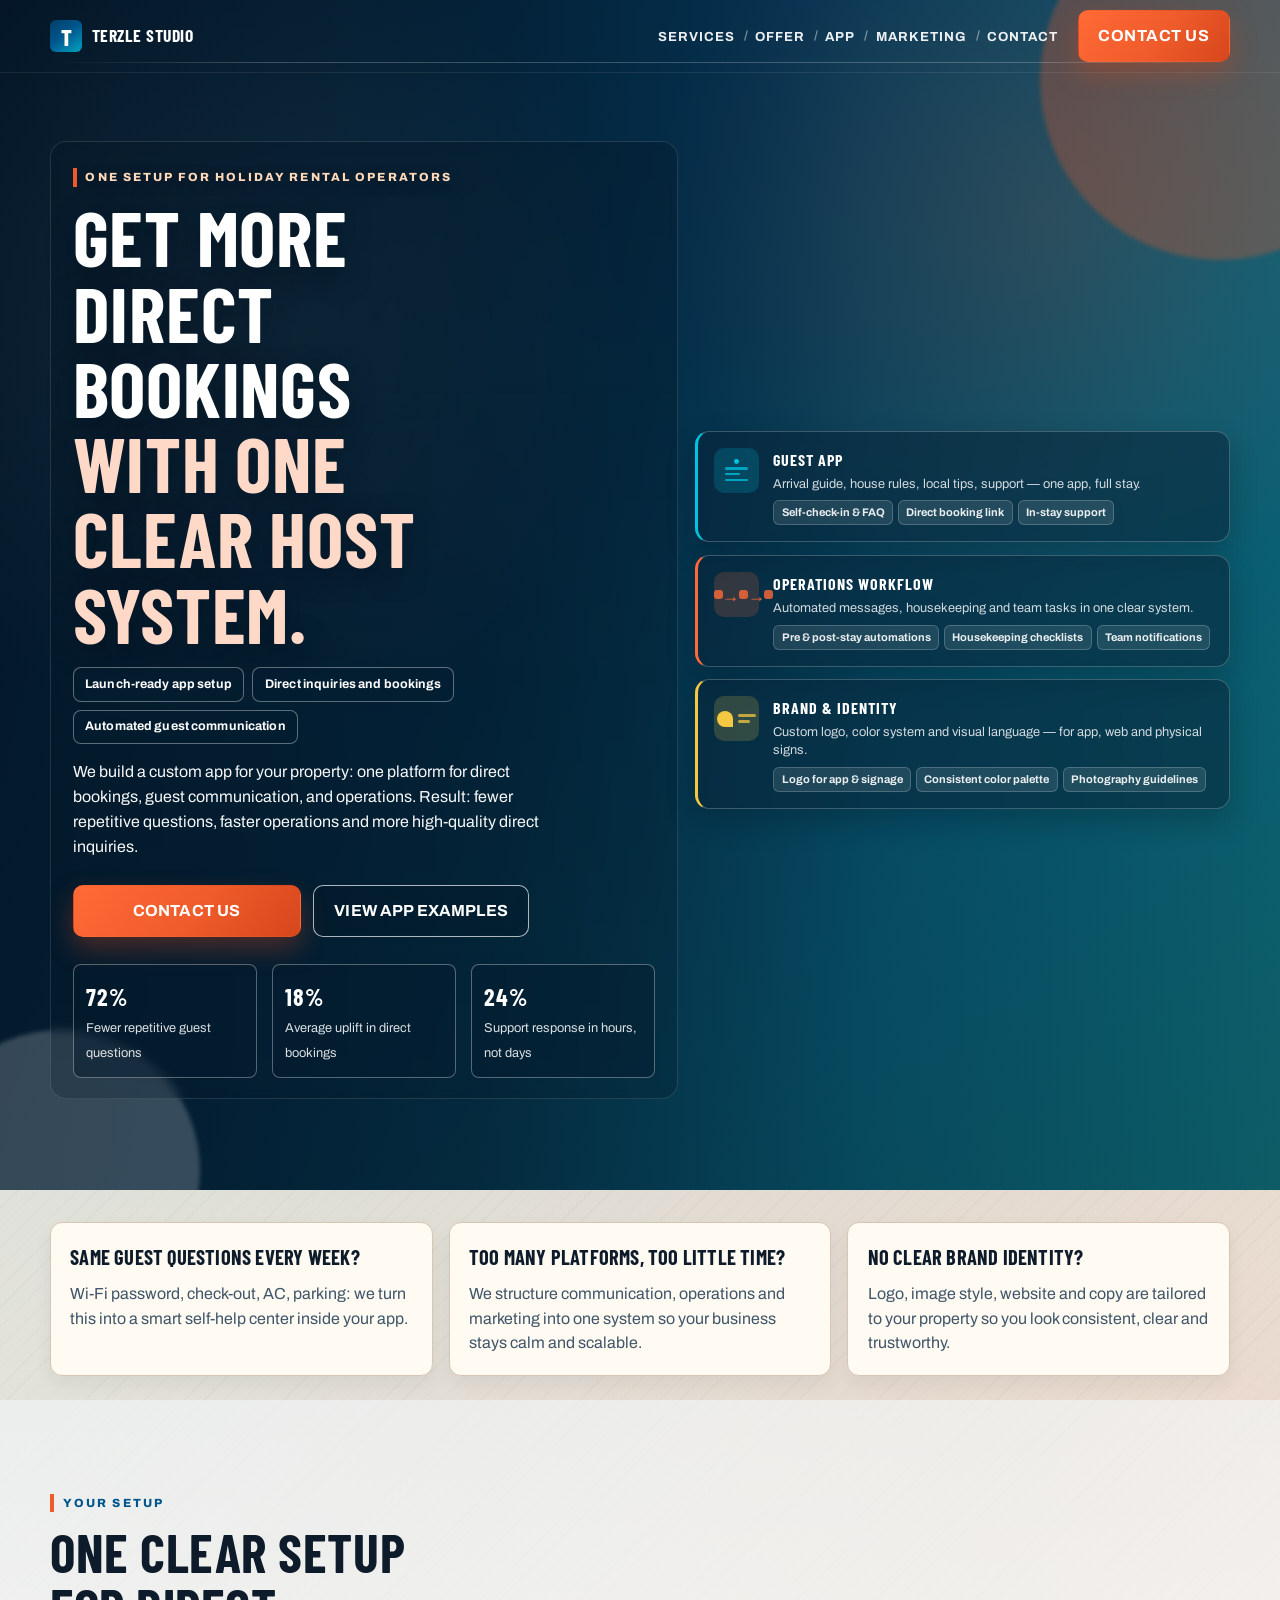
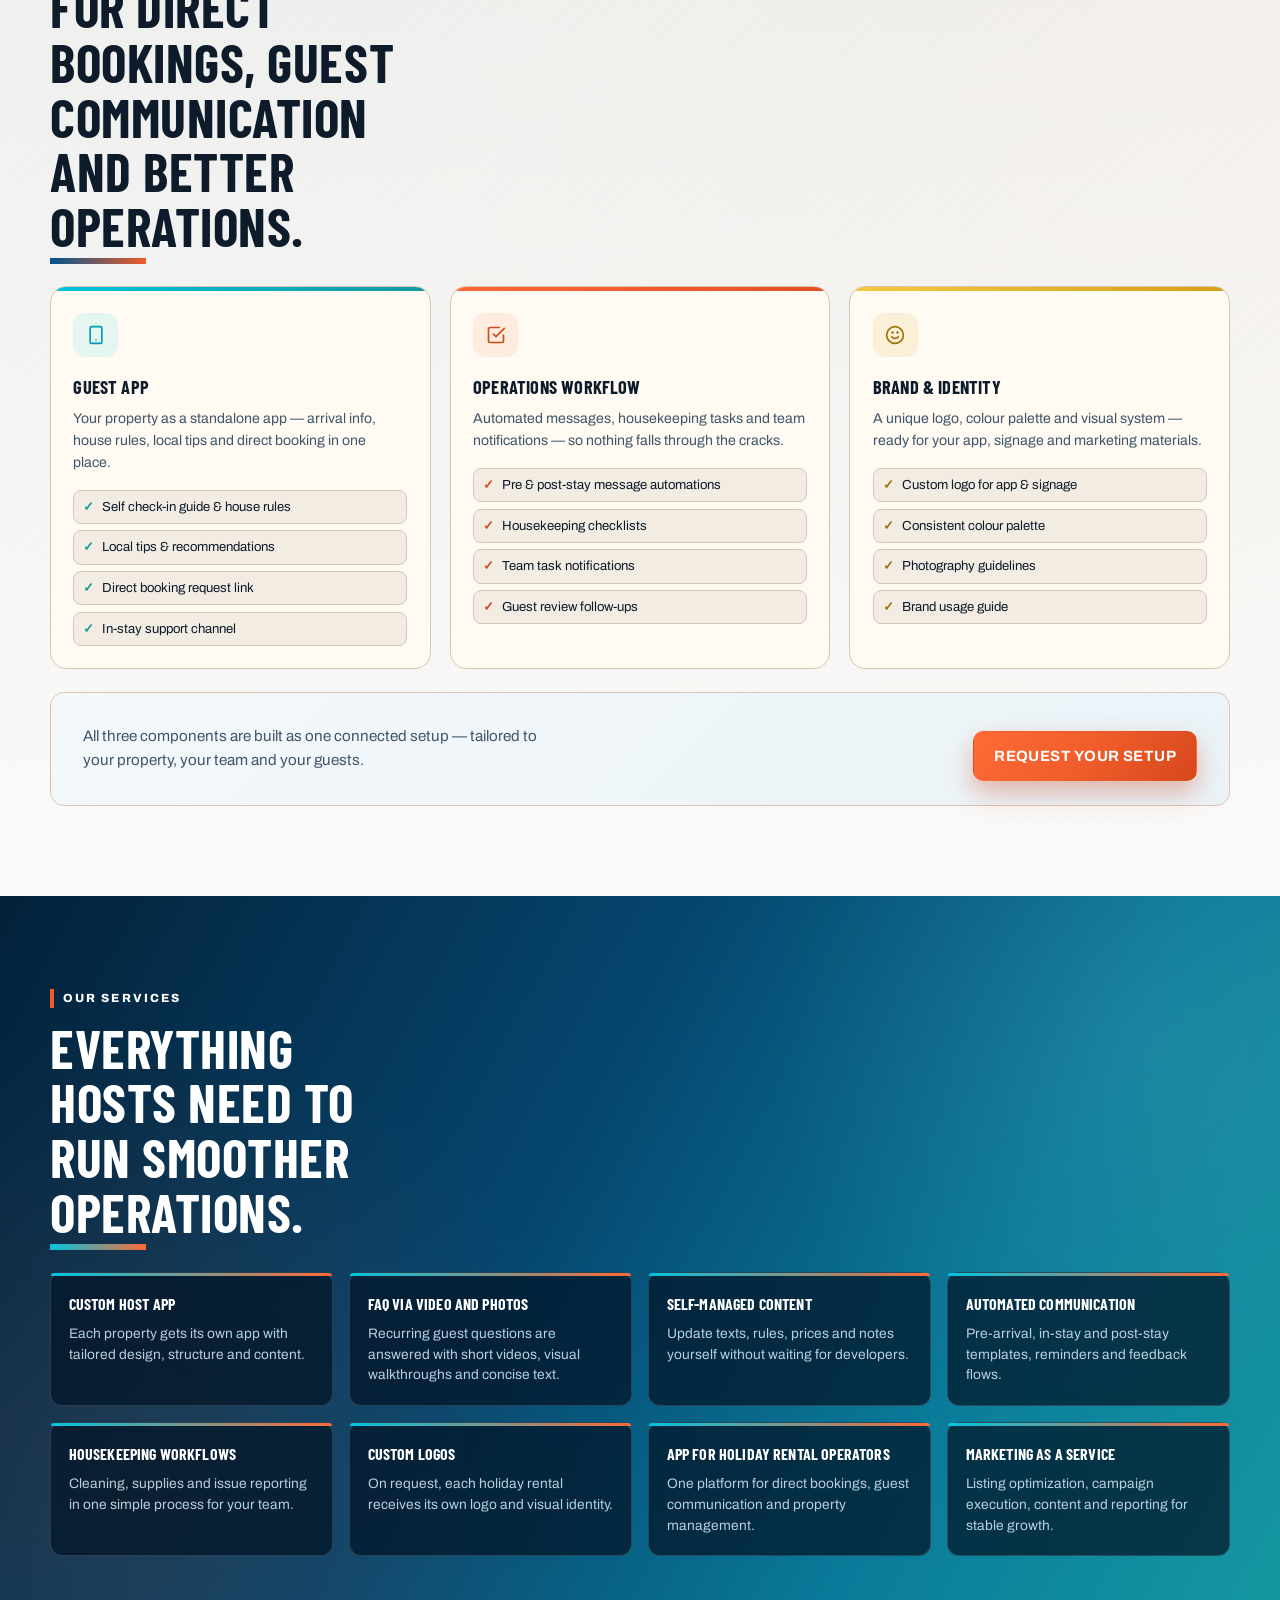
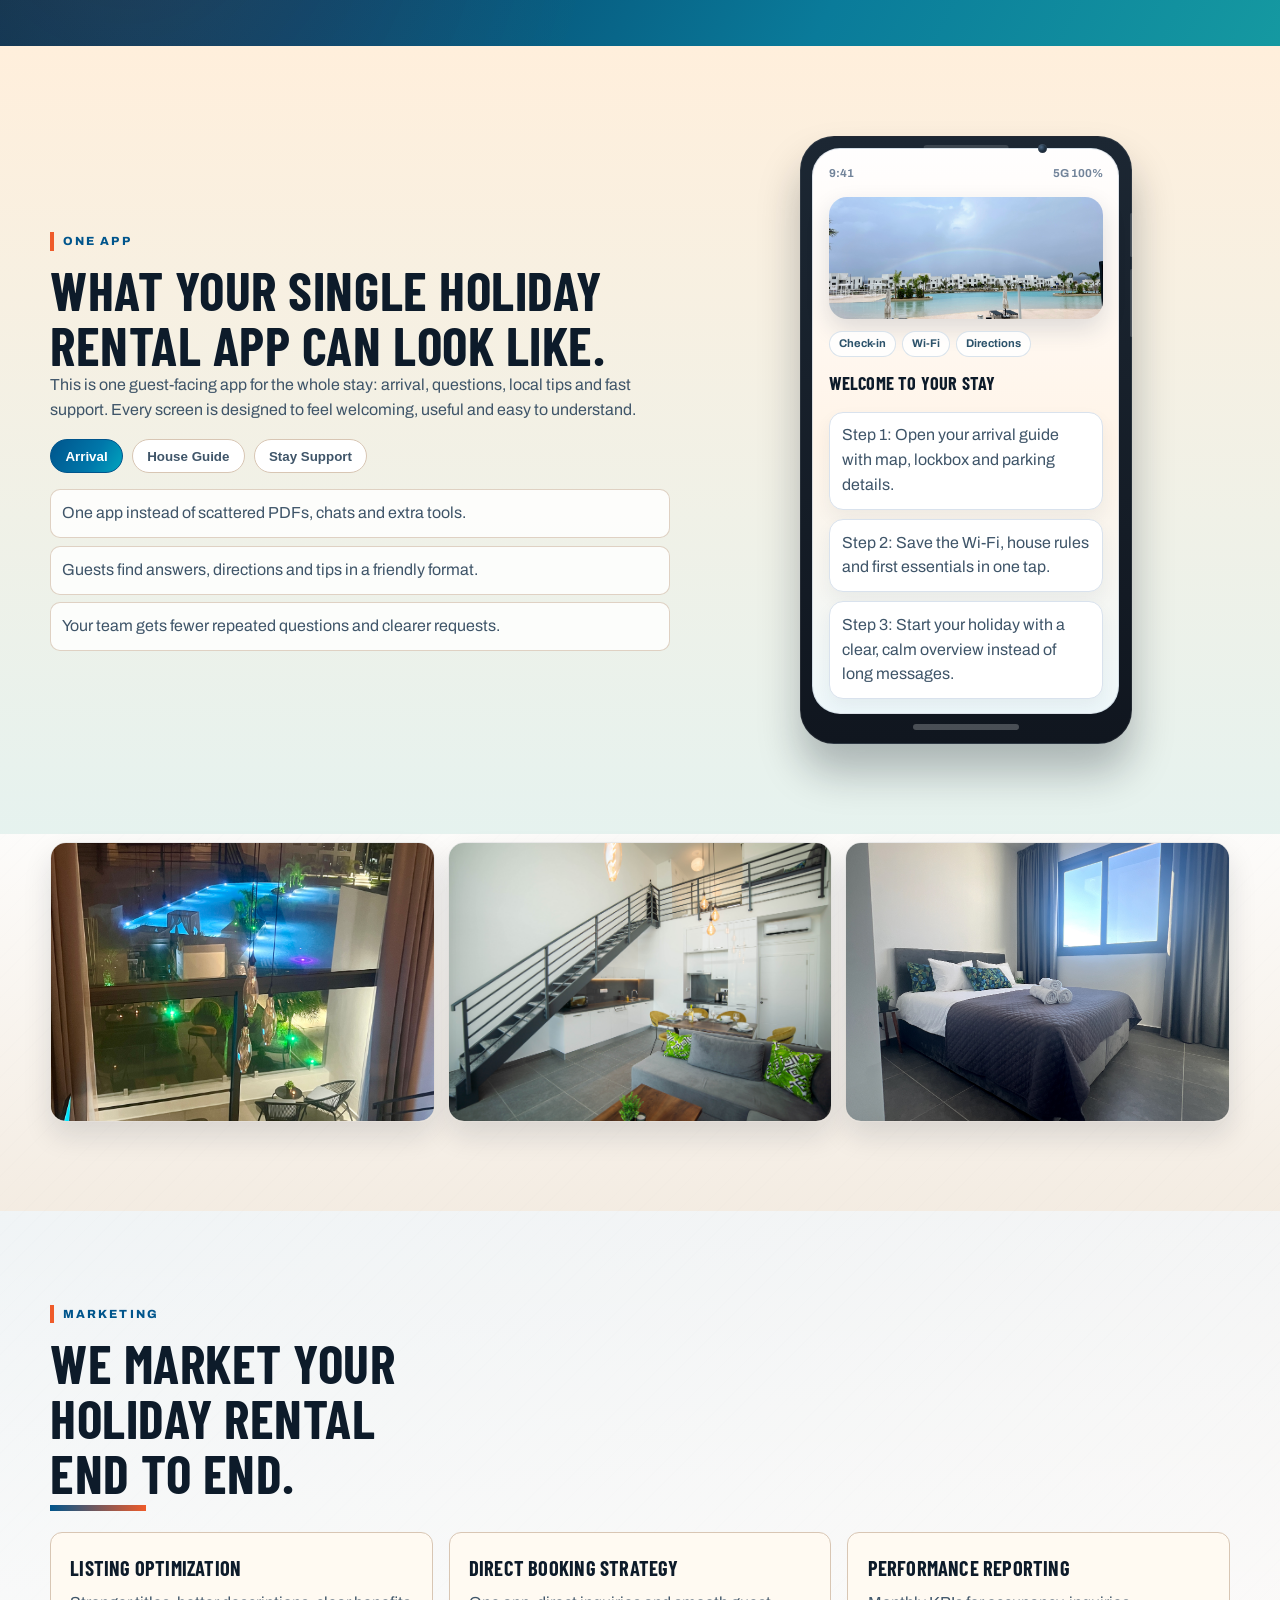
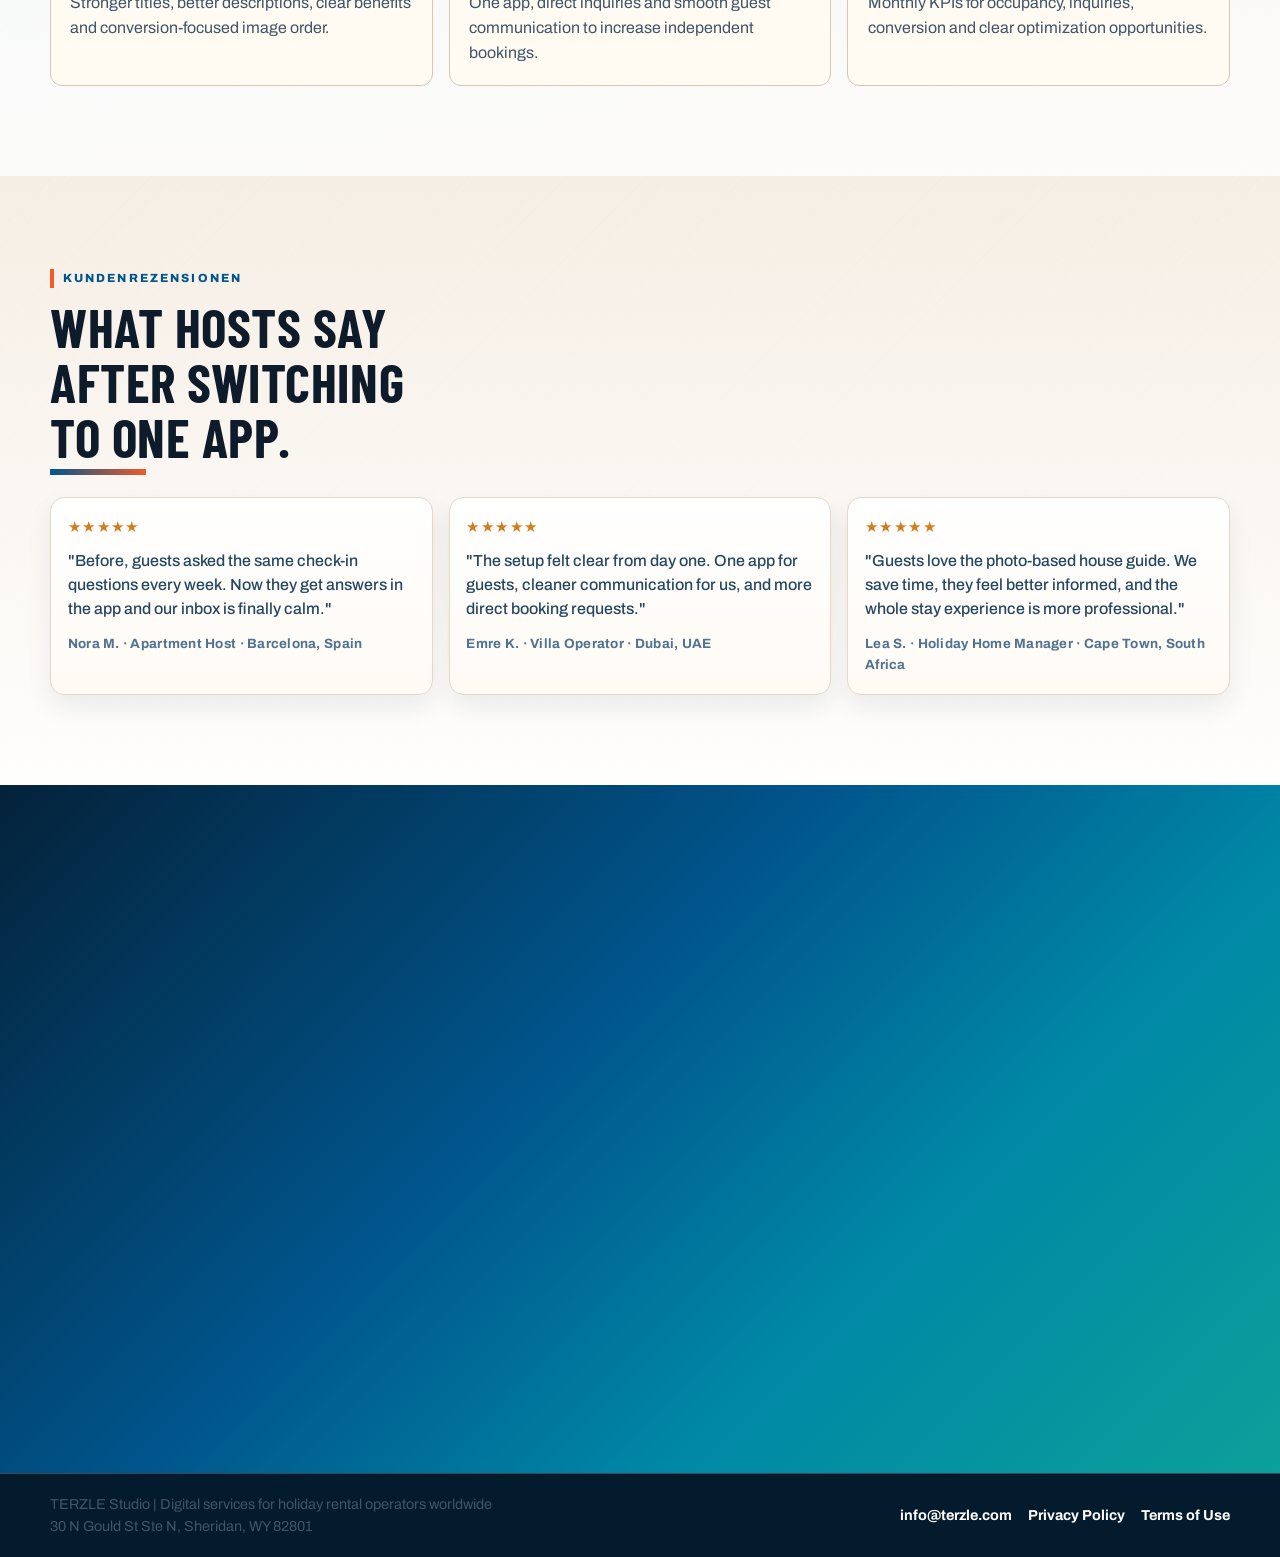
<file: index.html>
<!DOCTYPE html>
<html lang="en">
<head>
  <meta charset="UTF-8">
  <meta name="viewport" content="width=device-width, initial-scale=1.0">
  <title>TERZLE Studio | App, Website and Marketing for Holiday Rentals Worldwide</title>
  <meta name="description" content="We build custom apps, websites, logos and marketing systems for holiday rental operators worldwide. One clear setup for direct bookings, guest communication and smoother operations.">
  <meta name="keywords" content="holiday rental app, host app, vacation rental website, vacation rental marketing, direct booking, logo design, guest communication">
  <link rel="preconnect" href="https://fonts.googleapis.com">
  <link rel="preconnect" href="https://fonts.gstatic.com" crossorigin>
  <link href="https://fonts.googleapis.com/css2?family=Archivo:wght@400;500;600;700&family=Barlow+Condensed:wght@500;600;700;800&display=swap" rel="stylesheet">
  <link rel="stylesheet" href="style.css">
</head>
<body>

  <nav id="navbar" class="navbar">
    <div class="nav-inner container">
      <a href="#home" class="brand" aria-label="TERZLE Studio homepage">
        <span class="brand-mark">T</span>
        <span class="brand-text">TERZLE Studio</span>
      </a>

      <ul class="nav-links">
        <li><a href="#services">Services</a></li>
        <li><a href="#segments">Offer</a></li>
        <li><a href="#app">App</a></li>
        <li><a href="#marketing">Marketing</a></li>
        <li><a href="#contact">Contact</a></li>
      </ul>

      <a href="mailto:info@terzle.com" class="btn btn-nav" data-ab-key="nav-primary">Contact Us</a>

      <button class="nav-toggle" aria-label="Open menu" aria-expanded="false">
        <span></span>
        <span></span>
        <span></span>
      </button>
    </div>

    <div id="mobileMenu" class="mobile-menu">
      <a href="#services">Services</a>
      <a href="#segments">Offer</a>
      <a href="#app">App</a>
      <a href="#marketing">Marketing</a>
      <a href="#contact">Contact</a>
      <a href="mailto:info@terzle.com" class="btn btn-primary" data-ab-key="menu-primary">Contact Us</a>
    </div>
  </nav>

  <header id="home" class="hero">
    <div class="hero-bg-shape hero-bg-shape-a"></div>
    <div class="hero-bg-shape hero-bg-shape-b"></div>
    <div class="container hero-grid">
      <div class="hero-copy reveal">
        <p class="eyebrow">One setup for holiday rental operators</p>
        <h1><span>Get More Direct Bookings</span><span>With One Clear Host System.</span></h1>
        <div class="hero-mini-points" aria-label="Core benefits">
          <span>Launch-ready app setup</span>
          <span>Direct inquiries and bookings</span>
          <span>Automated guest communication</span>
        </div>
        <p class="hero-lead">
          We build a custom app for your property: one platform for direct bookings, guest communication, and operations.
          Result: fewer repetitive questions, faster operations and more high-quality direct inquiries.
        </p>
        <p class="hero-lead-mobile">
          One custom app for direct bookings, guest messages, and operations. Reduces chaos and increases bookings.
        </p>
        <div class="hero-actions">
          <a href="mailto:info@terzle.com?subject=Website%20Inquiry%20%7C%20TERZLE%20Studio" class="btn btn-primary" data-ab-key="hero-primary">Contact Us</a>
          <a href="#app" class="btn btn-ghost" data-ab-key="hero-secondary">See App Flow</a>
        </div>
        <div class="hero-kpis">
          <div>
            <strong class="counter" data-target="72">0</strong>
            <span>Fewer repetitive guest questions</span>
          </div>
          <div>
            <strong class="counter" data-target="18">0</strong>
            <span>Average uplift in direct bookings</span>
          </div>
          <div>
            <strong class="counter" data-target="24">0</strong>
            <span>Support response in hours, not days</span>
          </div>
        </div>
      </div>

      <div class="hero-feature-stack reveal">

        <div class="hero-feature-card hfc-app">
          <div class="hfc-icon" aria-hidden="true">
            <span class="hfc-phone">
              <span class="hfc-dot"></span>
              <span class="hfc-line"></span>
              <span class="hfc-line hfc-line-short"></span>
              <span class="hfc-line"></span>
            </span>
          </div>
          <div class="hfc-text">
            <strong>Guest App</strong>
            <p>Arrival guide, house rules, local tips, support — one app, full stay.</p>
            <ul>
              <li>Self-check-in & FAQ</li>
              <li>Direct booking link</li>
              <li>In-stay support</li>
            </ul>
          </div>
        </div>

        <div class="hero-feature-card hfc-ops">
          <div class="hfc-icon" aria-hidden="true">
            <span class="hfc-flow">
              <span></span>
              <span class="hfc-arrow">→</span>
              <span></span>
              <span class="hfc-arrow">→</span>
              <span></span>
            </span>
          </div>
          <div class="hfc-text">
            <strong>Operations Workflow</strong>
            <p>Automated messages, housekeeping and team tasks in one clear system.</p>
            <ul>
              <li>Pre &amp; post-stay automations</li>
              <li>Housekeeping checklists</li>
              <li>Team notifications</li>
            </ul>
          </div>
        </div>

        <div class="hero-feature-card hfc-brand">
          <div class="hfc-icon" aria-hidden="true">
            <span class="hfc-logo-block">
              <span class="hfc-logo-shape"></span>
              <span class="hfc-logo-text">
                <span></span>
                <span></span>
              </span>
            </span>
          </div>
          <div class="hfc-text">
            <strong>Brand &amp; Identity</strong>
            <p>Custom logo, color system and visual language — for app, web and physical signs.</p>
            <ul>
              <li>Logo for app &amp; signage</li>
              <li>Consistent color palette</li>
              <li>Photography guidelines</li>
            </ul>
          </div>
        </div>

      </div>
    </div>
  </header>

  <section class="pain-points">
    <div class="container pain-grid reveal">
      <article>
        <h3>Same guest questions every week?</h3>
        <p>Wi-Fi password, check-out, AC, parking: we turn this into a smart self-help center inside your app.</p>
      </article>
      <article>
        <h3>Too many platforms, too little time?</h3>
        <p>We structure communication, operations and marketing into one system so your business stays calm and scalable.</p>
      </article>
      <article>
        <h3>No clear brand identity?</h3>
        <p>Logo, image style, website and copy are tailored to your property so you look consistent, clear and trustworthy.</p>
      </article>
    </div>
  </section>

  <section id="segments" class="section">
    <div class="container">
      <div class="section-head reveal">
        <p class="eyebrow">Your setup</p>
        <h2>One clear setup for direct bookings, guest communication and better operations.</h2>
      </div>
      <div class="setup-grid">

        <article class="setup-card sc-app reveal">
          <div class="setup-icon">
            <svg width="20" height="20" viewBox="0 0 24 24" fill="none" stroke="currentColor" stroke-width="2" stroke-linecap="round" stroke-linejoin="round" aria-hidden="true"><rect x="5" y="2" width="14" height="20" rx="2"/><circle cx="12" cy="18" r="1" fill="currentColor" stroke="none"/></svg>
          </div>
          <h3>Guest App</h3>
          <p>Your property as a standalone app — arrival info, house rules, local tips and direct booking in one place.</p>
          <ul>
            <li>Self check-in guide & house rules</li>
            <li>Local tips & recommendations</li>
            <li>Direct booking request link</li>
            <li>In-stay support channel</li>
          </ul>
        </article>

        <article class="setup-card sc-ops reveal">
          <div class="setup-icon">
            <svg width="20" height="20" viewBox="0 0 24 24" fill="none" stroke="currentColor" stroke-width="2" stroke-linecap="round" stroke-linejoin="round" aria-hidden="true"><polyline points="9 11 12 14 22 4"/><path d="M21 12v7a2 2 0 0 1-2 2H5a2 2 0 0 1-2-2V5a2 2 0 0 1 2-2h11"/></svg>
          </div>
          <h3>Operations Workflow</h3>
          <p>Automated messages, housekeeping tasks and team notifications — so nothing falls through the cracks.</p>
          <ul>
            <li>Pre & post-stay message automations</li>
            <li>Housekeeping checklists</li>
            <li>Team task notifications</li>
            <li>Guest review follow-ups</li>
          </ul>
        </article>

        <article class="setup-card sc-brand reveal">
          <div class="setup-icon">
            <svg width="20" height="20" viewBox="0 0 24 24" fill="none" stroke="currentColor" stroke-width="2" stroke-linecap="round" stroke-linejoin="round" aria-hidden="true"><circle cx="12" cy="12" r="10"/><path d="M8 14s1.5 2 4 2 4-2 4-2"/><line x1="9" y1="9" x2="9.01" y2="9" stroke-width="3" stroke-linecap="round"/><line x1="15" y1="9" x2="15.01" y2="9" stroke-width="3" stroke-linecap="round"/></svg>
          </div>
          <h3>Brand & Identity</h3>
          <p>A unique logo, colour palette and visual system — ready for your app, signage and marketing materials.</p>
          <ul>
            <li>Custom logo for app & signage</li>
            <li>Consistent colour palette</li>
            <li>Photography guidelines</li>
            <li>Brand usage guide</li>
          </ul>
        </article>

      </div>

      <div class="setup-cta reveal">
        <p>All three components are built as one connected setup — tailored to your property, your team and your guests.</p>
        <a href="#contact" class="btn btn-primary segment-cta" data-interest="General Setup">Request Your Setup</a>
      </div>
    </div>
  </section>

  <section id="services" class="section services-dark">
    <div class="container">
      <div class="section-head reveal">
        <p class="eyebrow">Our services</p>
        <h2>Everything hosts need to run smoother operations.</h2>
      </div>

      <div class="service-grid">
        <article class="service-card reveal">
          <h3>Custom Host App</h3>
          <p>Each property gets its own app with tailored design, structure and content.</p>
        </article>
        <article class="service-card reveal">
          <h3>FAQ via Video and Photos</h3>
          <p>Recurring guest questions are answered with short videos, visual walkthroughs and concise text.</p>
        </article>
        <article class="service-card reveal">
          <h3>Self-Managed Content</h3>
          <p>Update texts, rules, prices and notes yourself without waiting for developers.</p>
        </article>
        <article class="service-card reveal">
          <h3>Automated Communication</h3>
          <p>Pre-arrival, in-stay and post-stay templates, reminders and feedback flows.</p>
        </article>
        <article class="service-card reveal">
          <h3>Housekeeping Workflows</h3>
          <p>Cleaning, supplies and issue reporting in one simple process for your team.</p>
        </article>
        <article class="service-card reveal">
          <h3>Custom Logos</h3>
          <p>On request, each holiday rental receives its own logo and visual identity.</p>
        </article>
        <article class="service-card reveal">
          <h3>App for Holiday Rental Operators</h3>
          <p>One platform for direct bookings, guest communication and property management.</p>
        </article>
        <article class="service-card reveal">
          <h3>Marketing as a Service</h3>
          <p>Listing optimization, campaign execution, content and reporting for stable growth.</p>
        </article>
      </div>
    </div>
  </section>

  <section id="app" class="section app-showcase">
    <div class="container app-grid">
      <div class="app-copy reveal">
        <p class="eyebrow">One app</p>
        <h2>What your single holiday rental app can look like.</h2>
        <p>
          This is one guest-facing app for the whole stay: arrival, questions, local tips and fast support.
          Every screen is designed to feel welcoming, useful and easy to understand.
        </p>

        <div class="app-tabs" role="tablist" aria-label="App views">
          <button class="tab-btn active" data-screen="screen-guide">Arrival</button>
          <button class="tab-btn" data-screen="screen-faq">House Guide</button>
          <button class="tab-btn" data-screen="screen-service">Stay Support</button>
        </div>

        <ul class="app-benefits">
          <li>One app instead of scattered PDFs, chats and extra tools.</li>
          <li>Guests find answers, directions and tips in a friendly format.</li>
          <li>Your team gets fewer repeated questions and clearer requests.</li>
        </ul>
      </div>

      <div class="app-phone reveal">
        <div class="phone-shell">
          <div class="phone-speaker" aria-hidden="true"></div>
          <div class="phone-camera" aria-hidden="true"></div>
          <div id="screen-guide" class="phone-screen active">
            <div class="phone-status" aria-hidden="true">
              <span>9:41</span>
              <span>5G 100%</span>
            </div>
            <img class="phone-photo" src="images/pool-lagoon.jpg" alt="Pool view inside the app preview">
            <div class="phone-pill-row" aria-hidden="true">
              <span>Check-in</span>
              <span>Wi-Fi</span>
              <span>Directions</span>
            </div>
            <h3>Welcome to Your Stay</h3>
            <p>Step 1: Open your arrival guide with map, lockbox and parking details.</p>
            <p>Step 2: Save the Wi-Fi, house rules and first essentials in one tap.</p>
            <p>Step 3: Start your holiday with a clear, calm overview instead of long messages.</p>
          </div>
          <div id="screen-faq" class="phone-screen">
            <div class="phone-status" aria-hidden="true">
              <span>9:41</span>
              <span>5G 100%</span>
            </div>
            <img class="phone-photo" src="images/kitchen.jpg" alt="Kitchen photo inside the app preview">
            <div class="phone-pill-row" aria-hidden="true">
              <span>Kitchen</span>
              <span>AC</span>
              <span>Bathroom</span>
            </div>
            <h3>House Guide</h3>
            <p>Short answers with photos show how to use the AC, kitchen and bathroom instantly.</p>
            <p>Guests find the important details themselves, without asking the same questions again.</p>
            <p>Everything feels clearer, friendlier and much easier to navigate.</p>
          </div>
          <div id="screen-service" class="phone-screen">
            <div class="phone-status" aria-hidden="true">
              <span>9:41</span>
              <span>5G 100%</span>
            </div>
            <img class="phone-photo" src="images/cafe-paris-terrace.jpg" alt="Local cafe photo inside the app preview">
            <div class="phone-pill-row" aria-hidden="true">
              <span>Tips</span>
              <span>Help</span>
              <span>Requests</span>
            </div>
            <h3>Stay Support</h3>
            <p>Guests can ask for help, report an issue or find local recommendations in one place.</p>
            <p>Photo-based requests make communication faster and friendlier for both sides.</p>
            <p>The app stays useful throughout the whole stay, not only on booking day.</p>
          </div>
          <div class="phone-home-indicator" aria-hidden="true"></div>
        </div>
      </div>
    </div>
  </section>

  <section class="section visual-band">
    <div class="container band-grid">
      <img class="reveal" src="images/interior-night.jpg" alt="Atmospheric holiday rental image for digital marketing">
      <img class="reveal" src="images/kitchen.jpg" alt="Detail photo example for FAQ content">
      <img class="reveal" src="images/master-bedroom.jpg" alt="Professional image style for vacation rental branding">
    </div>
  </section>

  <section id="marketing" class="section">
    <div class="container">
      <div class="section-head reveal">
        <p class="eyebrow">Marketing</p>
        <h2>We market your holiday rental end to end.</h2>
      </div>

      <div class="marketing-grid">
        <article class="marketing-card reveal">
          <h3>Listing Optimization</h3>
          <p>Stronger titles, better descriptions, clear benefits and conversion-focused image order.</p>
        </article>
        <article class="marketing-card reveal">
          <h3>Direct Booking Strategy</h3>
          <p>One app, direct inquiries and smooth guest communication to increase independent bookings.</p>
        </article>
        <article class="marketing-card reveal">
          <h3>Performance Reporting</h3>
          <p>Monthly KPIs for occupancy, inquiries, conversion and clear optimization opportunities.</p>
        </article>
      </div>
    </div>
  </section>

  <section id="reviews" class="section reviews-section">
    <div class="container">
      <div class="section-head reveal">
        <p class="eyebrow">Kundenrezensionen</p>
        <h2>What hosts say after switching to one app.</h2>
      </div>

      <div class="reviews-grid">
        <article class="review-card reveal">
          <p class="review-stars" aria-label="5 out of 5 stars">★★★★★</p>
          <p class="review-text">"Before, guests asked the same check-in questions every week. Now they get answers in the app and our inbox is finally calm."</p>
          <p class="review-author">Nora M. · Apartment Host · Barcelona, Spain</p>
        </article>

        <article class="review-card reveal">
          <p class="review-stars" aria-label="5 out of 5 stars">★★★★★</p>
          <p class="review-text">"The setup felt clear from day one. One app for guests, cleaner communication for us, and more direct booking requests."</p>
          <p class="review-author">Emre K. · Villa Operator · Dubai, UAE</p>
        </article>

        <article class="review-card reveal">
          <p class="review-stars" aria-label="5 out of 5 stars">★★★★★</p>
          <p class="review-text">"Guests love the photo-based house guide. We save time, they feel better informed, and the whole stay experience is more professional."</p>
          <p class="review-author">Lea S. · Holiday Home Manager · Cape Town, South Africa</p>
        </article>
      </div>
    </div>
  </section>

  <section id="contact" class="section contact">
    <div class="container contact-grid">
      <div class="contact-copy reveal">
        <p class="eyebrow">Contact</p>
        <h2>Ready to get started?</h2>
        <p>
          Send us your details and we will reply with a concrete proposal for your holiday rental setup.
        </p>
        <div class="contact-cover-strip" aria-label="Closing highlights">
          <span>Fast reply</span>
          <span>Clear roadmap</span>
          <span>Direct booking focus</span>
        </div>
        <p class="contact-meta">Email: <a href="mailto:info@terzle.com">info@terzle.com</a></p>
        <p class="contact-meta">Terzle LLC</p>
        <p class="contact-meta">Address: 30 N Gould St Ste N, Sheridan, WY 82801</p>
      </div>

      <form class="contact-form reveal" id="contactForm" action="https://formsubmit.co/ajax/info@terzle.com" method="POST" data-endpoint="https://formsubmit.co/ajax/info@terzle.com">
        <input id="subject" name="subject" type="hidden" value="Holiday Rental Setup Inquiry | TERZLE Studio">
        <input id="providerSubject" name="_subject" type="hidden" value="Holiday Rental Setup Inquiry | TERZLE Studio">
        <input id="abVariant" name="ab_variant" type="hidden" value="A">
        <input name="_captcha" type="hidden" value="false">
        <input name="_template" type="hidden" value="table">

        <label for="name">Name</label>
        <input id="name" name="name" type="text" required>

        <label for="email">Email</label>
        <input id="email" name="email" type="email" required>

        <label for="units">Number of Units</label>
        <input id="units" name="units" type="text" placeholder="e.g. 1, 4 or 12">

        <label for="message">Message (optional)</label>
        <textarea id="message" name="message" rows="4" placeholder="Tell us about your property or any other details..."></textarea>

        <button type="submit" class="btn btn-primary">Send Inquiry</button>
        <p id="formMessage" class="form-message" aria-live="polite"></p>
      </form>
    </div>
  </section>

  <div class="mobile-sticky-cta" aria-label="Quick contact">
    <a href="mailto:info@terzle.com?subject=Website%20Inquiry%20%7C%20TERZLE%20Studio" class="btn btn-primary" data-ab-key="sticky-primary">Contact Us</a>
  </div>

  <footer class="footer">
    <div class="container footer-inner">
      <p>TERZLE Studio | Digital services for holiday rental operators worldwide<br>30 N Gould St Ste N, Sheridan, WY 82801</p>
      <div class="footer-links">
        <a href="mailto:info@terzle.com">info@terzle.com</a>
        <a href="privacy-policy.html">Privacy Policy</a>
        <a href="terms-of-use.html">Terms of Use</a>
      </div>
    </div>
  </footer>

  <script src="script.js"></script>
</body>
</html>
</file>
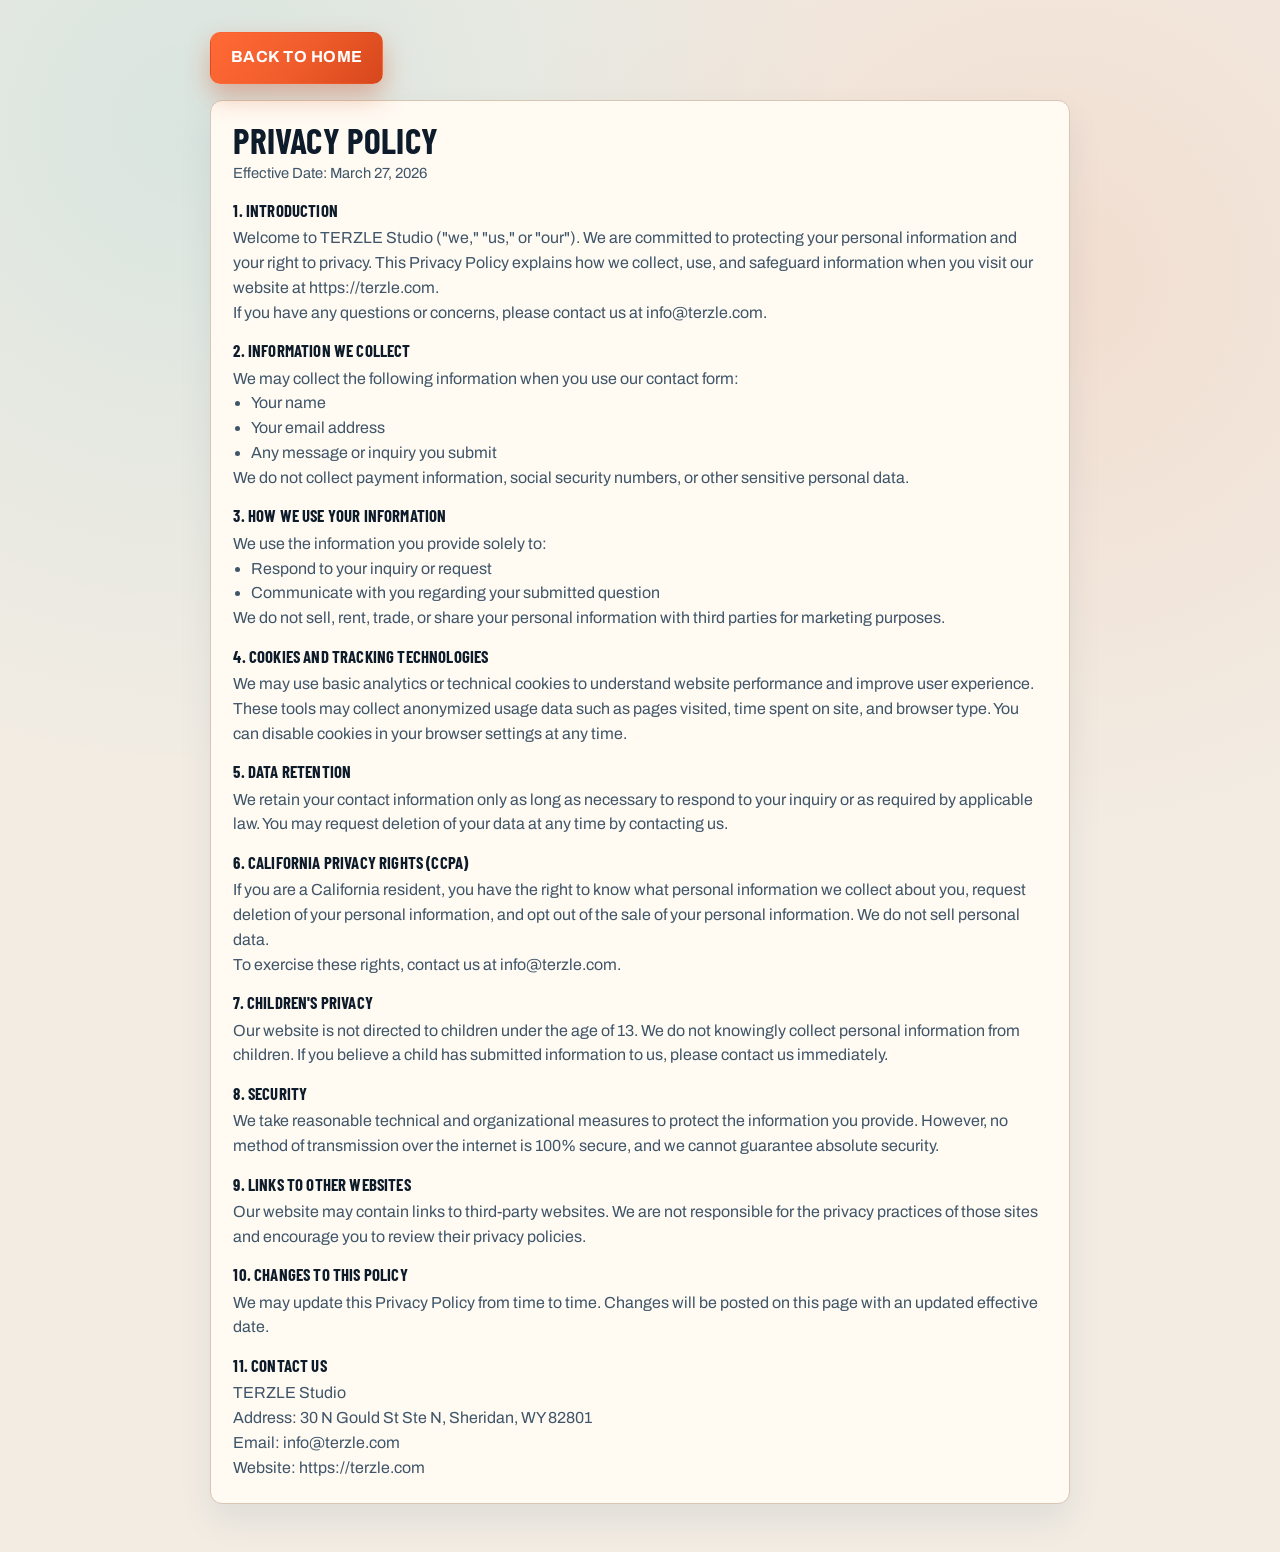
<file: privacy-policy.html>
<!DOCTYPE html>
<html lang="en">
<head>
  <meta charset="UTF-8">
  <meta name="viewport" content="width=device-width, initial-scale=1.0">
  <title>Privacy Policy | TERZLE Studio</title>
  <meta name="description" content="Privacy Policy for TERZLE Studio website services.">
  <link rel="preconnect" href="https://fonts.googleapis.com">
  <link rel="preconnect" href="https://fonts.gstatic.com" crossorigin>
  <link href="https://fonts.googleapis.com/css2?family=Archivo:wght@400;500;600;700&family=Barlow+Condensed:wght@500;600;700;800&display=swap" rel="stylesheet">
  <link rel="stylesheet" href="style.css">
</head>
<body class="legal-page">
  <main class="legal-wrap">
    <div class="legal-top">
      <a href="index.html" class="btn btn-nav">Back to Home</a>
    </div>

    <article class="legal-card">
      <h1>Privacy Policy</h1>
      <p class="legal-meta">Effective Date: March 27, 2026</p>

      <h2>1. Introduction</h2>
      <p>Welcome to TERZLE Studio ("we," "us," or "our"). We are committed to protecting your personal information and your right to privacy. This Privacy Policy explains how we collect, use, and safeguard information when you visit our website at https://terzle.com.</p>
      <p>If you have any questions or concerns, please contact us at info@terzle.com.</p>

      <h2>2. Information We Collect</h2>
      <p>We may collect the following information when you use our contact form:</p>
      <ul>
        <li>Your name</li>
        <li>Your email address</li>
        <li>Any message or inquiry you submit</li>
      </ul>
      <p>We do not collect payment information, social security numbers, or other sensitive personal data.</p>

      <h2>3. How We Use Your Information</h2>
      <p>We use the information you provide solely to:</p>
      <ul>
        <li>Respond to your inquiry or request</li>
        <li>Communicate with you regarding your submitted question</li>
      </ul>
      <p>We do not sell, rent, trade, or share your personal information with third parties for marketing purposes.</p>

      <h2>4. Cookies and Tracking Technologies</h2>
      <p>We may use basic analytics or technical cookies to understand website performance and improve user experience. These tools may collect anonymized usage data such as pages visited, time spent on site, and browser type. You can disable cookies in your browser settings at any time.</p>

      <h2>5. Data Retention</h2>
      <p>We retain your contact information only as long as necessary to respond to your inquiry or as required by applicable law. You may request deletion of your data at any time by contacting us.</p>

      <h2>6. California Privacy Rights (CCPA)</h2>
      <p>If you are a California resident, you have the right to know what personal information we collect about you, request deletion of your personal information, and opt out of the sale of your personal information. We do not sell personal data.</p>
      <p>To exercise these rights, contact us at info@terzle.com.</p>

      <h2>7. Children's Privacy</h2>
      <p>Our website is not directed to children under the age of 13. We do not knowingly collect personal information from children. If you believe a child has submitted information to us, please contact us immediately.</p>

      <h2>8. Security</h2>
      <p>We take reasonable technical and organizational measures to protect the information you provide. However, no method of transmission over the internet is 100% secure, and we cannot guarantee absolute security.</p>

      <h2>9. Links to Other Websites</h2>
      <p>Our website may contain links to third-party websites. We are not responsible for the privacy practices of those sites and encourage you to review their privacy policies.</p>

      <h2>10. Changes to This Policy</h2>
      <p>We may update this Privacy Policy from time to time. Changes will be posted on this page with an updated effective date.</p>

      <h2>11. Contact Us</h2>
      <p>TERZLE Studio<br>Address: 30 N Gould St Ste N, Sheridan, WY 82801<br>Email: info@terzle.com<br>Website: https://terzle.com</p>
    </article>
  </main>
</body>
</html>
</file>
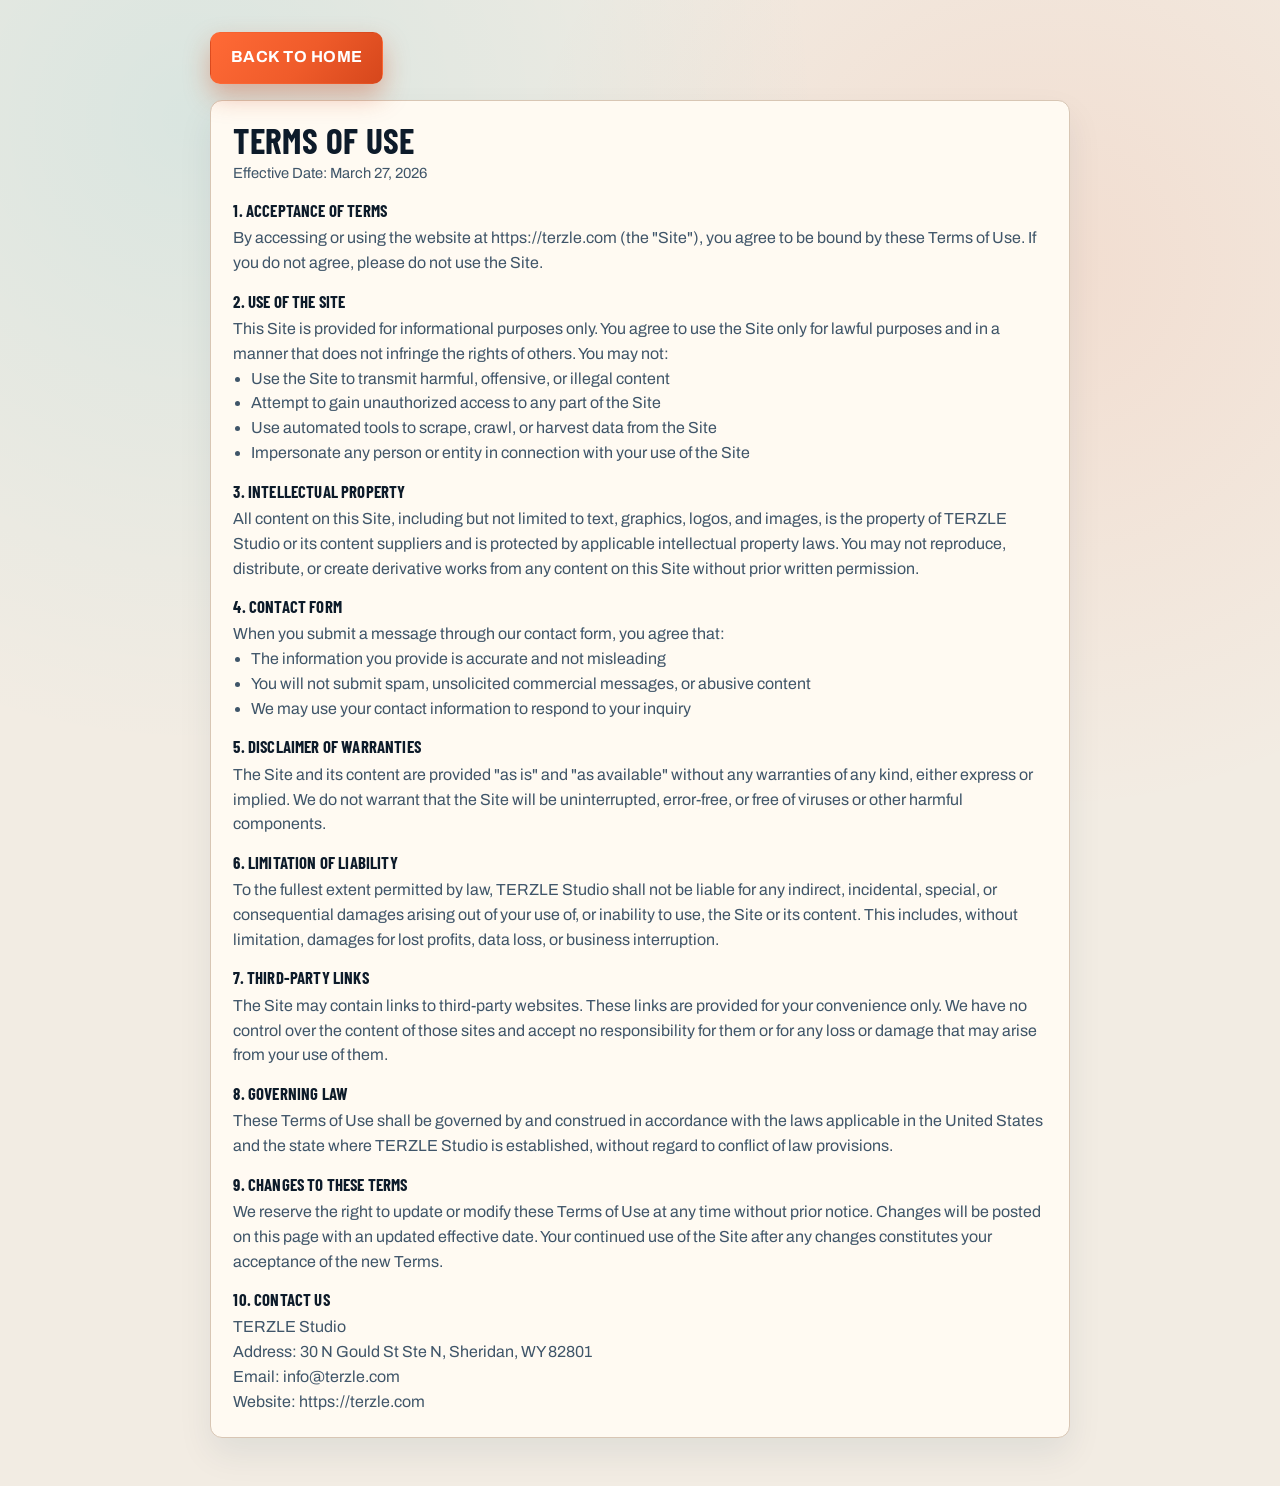
<file: terms-of-use.html>
<!DOCTYPE html>
<html lang="en">
<head>
  <meta charset="UTF-8">
  <meta name="viewport" content="width=device-width, initial-scale=1.0">
  <title>Terms of Use | TERZLE Studio</title>
  <meta name="description" content="Terms of Use for TERZLE Studio website services.">
  <link rel="preconnect" href="https://fonts.googleapis.com">
  <link rel="preconnect" href="https://fonts.gstatic.com" crossorigin>
  <link href="https://fonts.googleapis.com/css2?family=Archivo:wght@400;500;600;700&family=Barlow+Condensed:wght@500;600;700;800&display=swap" rel="stylesheet">
  <link rel="stylesheet" href="style.css">
</head>
<body class="legal-page">
  <main class="legal-wrap">
    <div class="legal-top">
      <a href="index.html" class="btn btn-nav">Back to Home</a>
    </div>

    <article class="legal-card">
      <h1>Terms of Use</h1>
      <p class="legal-meta">Effective Date: March 27, 2026</p>

      <h2>1. Acceptance of Terms</h2>
      <p>By accessing or using the website at https://terzle.com (the "Site"), you agree to be bound by these Terms of Use. If you do not agree, please do not use the Site.</p>

      <h2>2. Use of the Site</h2>
      <p>This Site is provided for informational purposes only. You agree to use the Site only for lawful purposes and in a manner that does not infringe the rights of others. You may not:</p>
      <ul>
        <li>Use the Site to transmit harmful, offensive, or illegal content</li>
        <li>Attempt to gain unauthorized access to any part of the Site</li>
        <li>Use automated tools to scrape, crawl, or harvest data from the Site</li>
        <li>Impersonate any person or entity in connection with your use of the Site</li>
      </ul>

      <h2>3. Intellectual Property</h2>
      <p>All content on this Site, including but not limited to text, graphics, logos, and images, is the property of TERZLE Studio or its content suppliers and is protected by applicable intellectual property laws. You may not reproduce, distribute, or create derivative works from any content on this Site without prior written permission.</p>

      <h2>4. Contact Form</h2>
      <p>When you submit a message through our contact form, you agree that:</p>
      <ul>
        <li>The information you provide is accurate and not misleading</li>
        <li>You will not submit spam, unsolicited commercial messages, or abusive content</li>
        <li>We may use your contact information to respond to your inquiry</li>
      </ul>

      <h2>5. Disclaimer of Warranties</h2>
      <p>The Site and its content are provided "as is" and "as available" without any warranties of any kind, either express or implied. We do not warrant that the Site will be uninterrupted, error-free, or free of viruses or other harmful components.</p>

      <h2>6. Limitation of Liability</h2>
      <p>To the fullest extent permitted by law, TERZLE Studio shall not be liable for any indirect, incidental, special, or consequential damages arising out of your use of, or inability to use, the Site or its content. This includes, without limitation, damages for lost profits, data loss, or business interruption.</p>

      <h2>7. Third-Party Links</h2>
      <p>The Site may contain links to third-party websites. These links are provided for your convenience only. We have no control over the content of those sites and accept no responsibility for them or for any loss or damage that may arise from your use of them.</p>

      <h2>8. Governing Law</h2>
      <p>These Terms of Use shall be governed by and construed in accordance with the laws applicable in the United States and the state where TERZLE Studio is established, without regard to conflict of law provisions.</p>

      <h2>9. Changes to These Terms</h2>
      <p>We reserve the right to update or modify these Terms of Use at any time without prior notice. Changes will be posted on this page with an updated effective date. Your continued use of the Site after any changes constitutes your acceptance of the new Terms.</p>

      <h2>10. Contact Us</h2>
      <p>TERZLE Studio<br>Address: 30 N Gould St Ste N, Sheridan, WY 82801<br>Email: info@terzle.com<br>Website: https://terzle.com</p>
    </article>
  </main>
</body>
</html>
</file>
<file: style.css>
:root {
  --ink: #0d1b2a;
  --muted: #3f5569;
  --bg: #f2ece3;
  --surface: #fffaf2;
  --line: #d8c6b4;
  --brand: #00558c;
  --brand-2: #00a8c4;
  --accent: #ef5b2a;
  --accent-dark: #ca451d;
  --shadow: 0 20px 44px rgba(7, 23, 37, 0.16);
  --radius-sm: 10px;
  --radius: 16px;
  --radius-lg: 24px;
  --max: 1180px;
}

* {
  box-sizing: border-box;
  margin: 0;
  padding: 0;
}

html {
  scroll-behavior: smooth;
  scroll-padding-top: 84px;
}

body {
  font-family: "Archivo", "Segoe UI", sans-serif;
  color: var(--ink);
  background:
    radial-gradient(circle at 16% 8%, rgba(0, 168, 196, 0.12) 0%, transparent 32%),
    radial-gradient(circle at 88% 24%, rgba(239, 91, 42, 0.12) 0%, transparent 34%),
    repeating-linear-gradient(135deg, rgba(13, 27, 42, 0.03) 0, rgba(13, 27, 42, 0.03) 1px, transparent 1px, transparent 14px),
    var(--bg);
  line-height: 1.55;
  overflow-x: hidden;
}

img {
  width: 100%;
  display: block;
  object-fit: cover;
}

a {
  color: inherit;
  text-decoration: none;
}

ul {
  list-style: none;
}

.container {
  width: min(var(--max), calc(100% - 3rem));
  margin: 0 auto;
}

.section {
  padding: 5.6rem 0;
  position: relative;
}

#segments.section {
  background:
    linear-gradient(180deg, rgba(255, 255, 255, 0.58) 0%, rgba(255, 255, 255, 0.82) 100%),
    linear-gradient(120deg, rgba(0, 85, 140, 0.08) 0%, rgba(0, 168, 196, 0.06) 100%);
}

#services.section {
  background: linear-gradient(118deg, #042139 0%, #05466f 42%, #0a7b9a 72%, #1599a1 100%);
}

#marketing.section {
  background:
    linear-gradient(180deg, rgba(246, 251, 255, 0.74) 0%, rgba(255, 255, 255, 0.88) 100%),
    linear-gradient(125deg, rgba(0, 85, 140, 0.08) 0%, rgba(239, 91, 42, 0.06) 100%);
}

.eyebrow {
  display: inline-block;
  font-size: 0.74rem;
  letter-spacing: 0.18em;
  text-transform: uppercase;
  color: var(--brand);
  font-weight: 800;
  margin-bottom: 0.8rem;
  border-left: 4px solid var(--accent);
  padding-left: 0.55rem;
}

.hero .eyebrow {
  color: #ffd9b8;
  text-shadow: 0 4px 14px rgba(6, 23, 38, 0.35);
}

h1,
h2,
h3 {
  font-family: "Barlow Condensed", "Segoe UI", sans-serif;
  letter-spacing: 0.01em;
  text-transform: uppercase;
}

h1 {
  font-size: clamp(2.7rem, 6vw, 5.6rem);
  line-height: 0.98;
}

h2 {
  font-size: clamp(2.2rem, 4.2vw, 3.9rem);
  line-height: 1.02;
}

h3 {
  font-size: 1.28rem;
}

p {
  color: var(--muted);
}

.btn {
  display: inline-flex;
  align-items: center;
  justify-content: center;
  border-radius: 10px;
  padding: 0.78rem 1.24rem;
  font-weight: 700;
  text-transform: uppercase;
  letter-spacing: 0.03em;
  border: 1px solid transparent;
  transition: transform 0.24s ease, background 0.24s ease, color 0.24s ease;
}

.btn:hover {
  transform: translateY(-1px);
}

.btn-primary {
  background: linear-gradient(128deg, #ff6a36 0%, #ef5b2a 55%, #d6471c 100%);
  color: #fff;
  box-shadow: 0 12px 26px rgba(202, 69, 29, 0.36);
}

.btn-primary:hover {
  background: linear-gradient(128deg, #f66030 0%, #dd4f22 55%, #bd3d16 100%);
  box-shadow: 0 16px 32px rgba(189, 61, 22, 0.44);
}

.btn:disabled {
  opacity: 0.7;
  cursor: not-allowed;
  transform: none;
}

.btn:focus-visible,
.tab-btn:focus-visible,
.quick-select:focus-visible,
.nav-toggle:focus-visible,
.contact-form input:focus-visible,
.contact-form select:focus-visible,
.contact-form textarea:focus-visible {
  outline: 3px solid rgba(240, 138, 61, 0.45);
  outline-offset: 2px;
}

.btn-ghost {
  border-color: rgba(255, 255, 255, 0.5);
  color: #fff;
  background: rgba(7, 26, 44, 0.2);
  backdrop-filter: blur(5px);
}

.btn-nav {
  background: linear-gradient(128deg, #ff6a36 0%, #ef5b2a 55%, #d6471c 100%);
  color: #fff;
  border-color: transparent;
  box-shadow: 0 12px 26px rgba(202, 69, 29, 0.36);
}

.btn-nav:hover {
  background: linear-gradient(128deg, #f66030 0%, #dd4f22 55%, #bd3d16 100%);
  box-shadow: 0 16px 32px rgba(189, 61, 22, 0.44);
}

.navbar {
  position: fixed;
  top: 0;
  left: 0;
  right: 0;
  z-index: 1000;
  transition: background 0.28s ease, box-shadow 0.28s ease;
  border-bottom: 1px solid rgba(255, 255, 255, 0.08);
}

.navbar.scrolled {
  background: rgba(250, 243, 232, 0.92);
  backdrop-filter: blur(10px);
  box-shadow: 0 10px 30px rgba(21, 40, 56, 0.12);
}

.nav-inner {
  min-height: 72px;
  display: flex;
  align-items: center;
  gap: 1.2rem;
  position: relative;
}

.nav-inner::after {
  content: "";
  position: absolute;
  left: 0;
  right: 0;
  bottom: 0.55rem;
  height: 1px;
  background: linear-gradient(90deg, transparent 0%, rgba(255, 255, 255, 0.22) 18%, rgba(255, 255, 255, 0.22) 82%, transparent 100%);
}

.navbar.scrolled .nav-inner::after {
  background: linear-gradient(90deg, transparent 0%, rgba(13, 27, 42, 0.12) 18%, rgba(13, 27, 42, 0.12) 82%, transparent 100%);
}

.brand {
  display: flex;
  align-items: center;
  gap: 0.6rem;
  margin-right: auto;
}

.brand-mark {
  width: 2rem;
  height: 2rem;
  border-radius: 6px;
  display: grid;
  place-items: center;
  background: linear-gradient(145deg, #003f69 0%, var(--brand) 45%, #00a3bf 100%);
  color: #fff;
  font-weight: 800;
  font-family: "Barlow Condensed", sans-serif;
  font-size: 1.4rem;
}

.brand-text {
  font-family: "Barlow Condensed", sans-serif;
  font-weight: 700;
  letter-spacing: 0.03em;
  text-transform: uppercase;
  font-size: 1.1rem;
}

.navbar:not(.scrolled) .brand-text {
  color: #ffffff;
}

.nav-links {
  display: flex;
  gap: 1.25rem;
}

.nav-links a {
  font-size: 0.82rem;
  font-weight: 700;
  text-transform: uppercase;
  letter-spacing: 0.08em;
  color: var(--muted);
  position: relative;
}

.nav-links li:not(:last-child) a::after {
  content: "/";
  position: absolute;
  right: -0.85rem;
  top: 50%;
  transform: translateY(-50%);
  color: rgba(255, 255, 255, 0.45);
}

.navbar.scrolled .nav-links li:not(:last-child) a::after {
  color: rgba(13, 27, 42, 0.22);
}

.navbar:not(.scrolled) .nav-links a {
  color: rgba(255, 255, 255, 0.92);
}

.nav-links a.active,
.nav-links a:hover {
  color: var(--brand);
}

.navbar:not(.scrolled) .nav-links a.active,
.navbar:not(.scrolled) .nav-links a:hover {
  color: #ffffff;
}

.nav-toggle {
  display: none;
  width: 2.5rem;
  height: 2.5rem;
  border-radius: 10px;
  background: rgba(255, 255, 255, 0.75);
  border: 1px solid var(--line);
}

.nav-toggle span {
  display: block;
  width: 1.2rem;
  height: 2px;
  background: var(--ink);
  margin: 0.21rem auto;
  transition: transform 0.2s ease, opacity 0.2s ease;
}

.nav-toggle.active span:nth-child(1) {
  transform: translateY(6px) rotate(45deg);
}

.nav-toggle.active span:nth-child(2) {
  opacity: 0;
}

.nav-toggle.active span:nth-child(3) {
  transform: translateY(-6px) rotate(-45deg);
}

.mobile-menu {
  display: none;
  background: #fff;
  border-top: 1px solid var(--line);
  padding: 0.8rem 1.5rem 1.2rem;
}

.mobile-menu.open {
  display: grid;
  gap: 0.9rem;
}

.mobile-menu a {
  font-weight: 700;
  color: var(--muted);
}

.hero {
  position: relative;
  overflow: hidden;
  padding: 8.8rem 0 5.7rem;
  background: linear-gradient(118deg, #042139 0%, #05466f 42%, #0a7b9a 72%, #1599a1 100%);
  color: #fff;
}

.hero::before {
  content: "";
  position: absolute;
  inset: 0;
  background:
    linear-gradient(90deg, rgba(3, 17, 30, 0.6) 0%, rgba(3, 17, 30, 0.46) 38%, rgba(3, 17, 30, 0.14) 68%, rgba(3, 17, 30, 0.06) 100%),
    radial-gradient(circle at 18% 28%, rgba(255, 255, 255, 0.12) 0%, transparent 30%),
    radial-gradient(circle at 82% 18%, rgba(239, 91, 42, 0.18) 0%, transparent 28%),
    linear-gradient(180deg, rgba(2, 13, 24, 0.18) 0%, rgba(2, 13, 24, 0.4) 100%);
  pointer-events: none;
}

.hero-bg-shape {
  position: absolute;
  border-radius: 999px;
  pointer-events: none;
  filter: blur(2px);
}

.hero-bg-shape-a {
  width: 360px;
  height: 360px;
  background: rgba(239, 91, 42, 0.3);
  right: -120px;
  top: -100px;
}

.hero-bg-shape-b {
  width: 280px;
  height: 280px;
  background: rgba(255, 255, 255, 0.2);
  left: -80px;
  bottom: -120px;
}

.hero-grid {
  position: relative;
  z-index: 1;
  display: grid;
  grid-template-columns: minmax(0, 1.08fr) minmax(340px, 0.92fr);
  gap: 1.1rem;
  align-items: center;
}

.hero-copy {
  max-width: 640px;
  padding: 1.4rem 1.35rem 1.2rem;
  border-radius: 16px;
  background: linear-gradient(180deg, rgba(4, 24, 39, 0.38) 0%, rgba(4, 24, 39, 0.24) 100%);
  border: 1px solid rgba(255, 255, 255, 0.12);
  backdrop-filter: blur(4px);
}

.hero-copy h1 {
  color: #ffffff;
  text-shadow: 0 8px 24px rgba(3, 15, 27, 0.52);
  max-width: 12ch;
}

.hero-copy h1 span {
  display: block;
}

.hero-copy h1 span:last-child {
  color: #ffd9c8;
}

.hero-lead {
  max-width: 56ch;
  color: rgba(255, 255, 255, 0.97);
  margin-top: 1rem;
}

.hero-lead-mobile {
  display: none;
  margin-top: 0.85rem;
  max-width: 48ch;
  color: rgba(255, 255, 255, 0.98);
  font-weight: 600;
}

.hero-mini-points {
  margin-top: 1rem;
  display: flex;
  flex-wrap: wrap;
  gap: 0.5rem;
}

.hero-mini-points span {
  background: rgba(5, 30, 49, 0.54);
  border: 1px solid rgba(255, 255, 255, 0.36);
  color: rgba(255, 255, 255, 0.99);
  border-radius: 8px;
  padding: 0.42rem 0.72rem;
  font-size: 0.78rem;
  font-weight: 700;
  letter-spacing: 0.01em;
}

.hero-copy p {
  color: rgba(255, 255, 255, 0.97);
}

.hero-actions {
  margin-top: 1.6rem;
  display: flex;
  gap: 0.8rem;
  flex-wrap: wrap;
}

.hero-actions .btn:first-child {
  transform: none;
}

.hero-actions .btn:last-child {
  transform: none;
}

.hero-actions .btn:hover {
  transform: translateY(-2px) rotate(0deg);
}

.hero-actions .btn {
  letter-spacing: 0.01em;
}

.hero-actions .btn-primary {
  min-width: 228px;
}

.hero-actions .btn-ghost {
  border-color: rgba(255, 255, 255, 0.68);
}

.hero-kpis {
  margin-top: 1.7rem;
  display: grid;
  grid-template-columns: repeat(3, minmax(0, 1fr));
  gap: 0.9rem;
}

.hero-kpis div {
  background: rgba(6, 28, 46, 0.46);
  border: 1px solid rgba(255, 255, 255, 0.33);
  border-radius: 8px;
  padding: 0.8rem;
}

.hero-kpis strong {
  display: block;
  font-family: "Barlow Condensed", sans-serif;
  font-size: 1.5rem;
  letter-spacing: 0.03em;
}

.hero-kpis span {
  font-size: 0.8rem;
  color: rgba(255, 255, 255, 0.86);
}

.hero-feature-stack {
  display: flex;
  flex-direction: column;
  gap: 0.8rem;
  width: 100%;
  align-self: center;
}

.hero-feature-card {
  display: flex;
  align-items: flex-start;
  gap: 0.9rem;
  padding: 1rem 1rem;
  border-radius: 14px;
  background: rgba(8, 36, 57, 0.54);
  border: 1px solid rgba(255, 255, 255, 0.22);
  backdrop-filter: blur(6px);
  box-shadow: 0 12px 28px rgba(3, 14, 24, 0.24);
  transition: transform 0.25s ease, box-shadow 0.25s ease;
}

.hero-feature-card:hover {
  transform: translateX(4px);
  box-shadow: 0 16px 34px rgba(3, 14, 24, 0.32);
}

.hfc-app    { border-left: 3px solid #00c4e0; }
.hfc-ops   { border-left: 3px solid #ff6a36; }
.hfc-brand { border-left: 3px solid #f5c842; }

/* icons */
.hfc-icon {
  flex-shrink: 0;
  width: 2.8rem;
  height: 2.8rem;
  border-radius: 10px;
  display: grid;
  place-items: center;
}

.hfc-app .hfc-icon   { background: rgba(0, 196, 224, 0.18); }
.hfc-ops .hfc-icon   { background: rgba(255, 106, 54, 0.18); }
.hfc-brand .hfc-icon { background: rgba(245, 200, 66, 0.18); }

/* phone icon */
.hfc-phone {
  display: flex;
  flex-direction: column;
  align-items: center;
  gap: 0.2rem;
  width: 1.4rem;
}

.hfc-dot {
  width: 0.3rem;
  height: 0.3rem;
  border-radius: 50%;
  background: #00c4e0;
}

.hfc-line {
  height: 0.15rem;
  width: 100%;
  border-radius: 2px;
  background: rgba(0, 196, 224, 0.75);
}

.hfc-line-short {
  width: 65%;
  align-self: flex-start;
}

/* flow icon */
.hfc-flow {
  display: flex;
  align-items: center;
  gap: 0.18rem;
  font-size: 0.72rem;
}

.hfc-flow span {
  width: 0.52rem;
  height: 0.52rem;
  border-radius: 3px;
  background: rgba(255, 106, 54, 0.8);
  flex-shrink: 0;
}

.hfc-arrow {
  width: auto !important;
  background: none !important;
  color: rgba(255, 106, 54, 0.9);
  font-size: 0.7rem;
  border-radius: 0 !important;
}

/* brand icon */
.hfc-logo-block {
  display: flex;
  align-items: center;
  gap: 0.32rem;
}

.hfc-logo-shape {
  width: 1rem;
  height: 1rem;
  border-radius: 50% 50% 0 50%;
  background: #f5c842;
}

.hfc-logo-text {
  display: flex;
  flex-direction: column;
  gap: 0.22rem;
}

.hfc-logo-text span {
  display: block;
  height: 0.18rem;
  border-radius: 2px;
  background: rgba(245, 200, 66, 0.75);
}

.hfc-logo-text span:first-child { width: 1.1rem; }
.hfc-logo-text span:last-child  { width: 0.72rem; }

/* text inside cards */
.hfc-text {
  flex: 1;
  min-width: 0;
}

.hfc-text strong {
  display: block;
  font-family: "Barlow Condensed", sans-serif;
  font-size: 1rem;
  letter-spacing: 0.06em;
  text-transform: uppercase;
  color: #fff;
  margin-bottom: 0.2rem;
}

.hfc-text p {
  font-size: 0.8rem;
  color: rgba(255, 255, 255, 0.82);
  line-height: 1.4;
  margin-bottom: 0.42rem;
}

.hfc-text ul {
  display: flex;
  flex-wrap: wrap;
  gap: 0.3rem;
}

.hfc-text li {
  font-size: 0.69rem;
  font-weight: 700;
  color: rgba(255, 255, 255, 0.9);
  background: rgba(255, 255, 255, 0.1);
  border: 1px solid rgba(255, 255, 255, 0.2);
  border-radius: 6px;
  padding: 0.18rem 0.46rem;
}

.pain-points {
  padding: 2rem 0 1.5rem;
}

.pain-grid {
  display: grid;
  grid-template-columns: repeat(3, minmax(0, 1fr));
  gap: 1rem;
}

.pain-grid article {
  background: var(--surface);
  border: 1px solid var(--line);
  border-radius: 12px;
  padding: 1.2rem;
  box-shadow: 0 8px 18px rgba(13, 27, 42, 0.06);
}

.pain-grid h3 {
  margin-bottom: 0.5rem;
}

.section-head {
  margin-bottom: 2rem;
  position: relative;
  padding-right: 0;
}

.section-head h2 {
  max-width: 16ch;
  text-wrap: balance;
}

.section-head::after {
  content: "";
  position: absolute;
  left: 0;
  bottom: -0.65rem;
  width: 96px;
  height: 6px;
  background: linear-gradient(90deg, var(--brand) 0%, var(--accent) 100%);
}

.services-dark {
  background: linear-gradient(118deg, #042139 0%, #05466f 42%, #0a7b9a 72%, #1599a1 100%);
  position: relative;
  overflow: hidden;
}

.services-dark::before {
  content: "";
  position: absolute;
  inset: 0;
  background:
    radial-gradient(circle at 10% 80%, rgba(239, 91, 42, 0.12) 0%, transparent 36%),
    radial-gradient(circle at 90% 20%, rgba(255, 255, 255, 0.07) 0%, transparent 30%);
  pointer-events: none;
}

.services-dark .section-head h2,
.services-dark .section-head p {
  color: #fff;
}

.services-dark .section-head {
  position: relative;
  z-index: 1;
}

.services-dark .section-head::after {
  background: linear-gradient(90deg, #00c4e0 0%, #ff6a36 100%);
}

.services-dark .eyebrow {
  color: rgba(255, 255, 255, 0.82);
}

.service-grid {
  display: grid;
  grid-template-columns: repeat(4, minmax(0, 1fr));
  gap: 1rem;
  position: relative;
  z-index: 1;
}

.service-card:nth-child(odd) {
  transform: none;
}

.service-card:nth-child(even) {
  transform: none;
}

.service-card {
  background: rgba(2, 20, 38, 0.72);
  border: 1px solid rgba(255, 255, 255, 0.14);
  border-radius: 12px;
  padding: 1.2rem 1.1rem;
  position: relative;
  transition: transform 0.25s ease, box-shadow 0.25s ease;
}

.service-card::before {
  content: "";
  position: absolute;
  left: 0;
  right: 0;
  top: 0;
  height: 3px;
  border-radius: 12px 12px 0 0;
  background: linear-gradient(90deg, #00c4e0 0%, #ff6a36 100%);
}

.service-card:hover {
  transform: translateY(-4px);
  box-shadow: 0 18px 36px rgba(3, 14, 24, 0.4);
  border-color: rgba(255, 255, 255, 0.28);
}

.service-card h3 {
  margin-bottom: 0.45rem;
  color: #fff;
  font-size: 1rem;
}

.service-card p {
  color: rgba(210, 230, 245, 0.88);
  font-size: 0.86rem;
  line-height: 1.5;
}

.app-showcase {
  background:
    linear-gradient(180deg, rgba(255, 224, 184, 0.35) 0%, rgba(181, 233, 238, 0.34) 100%),
    #fff7ef;
}

.app-grid {
  display: grid;
  grid-template-columns: 1.08fr 0.92fr;
  gap: 2rem;
  align-items: center;
}

.app-phone {
  display: flex;
  justify-content: center;
}

.app-tabs {
  display: flex;
  gap: 0.55rem;
  flex-wrap: wrap;
  margin-top: 1rem;
}

.tab-btn {
  border: 1px solid var(--line);
  background: #fff;
  color: var(--muted);
  font-weight: 700;
  border-radius: 999px;
  padding: 0.55rem 0.9rem;
}

.tab-btn.active {
  background: linear-gradient(120deg, #00558c 0%, #0077aa 60%, #00a5bf 100%);
  color: #fff;
  border-color: var(--brand);
}

.app-benefits {
  margin-top: 1rem;
  display: grid;
  gap: 0.45rem;
}

.app-benefits li {
  background: rgba(255, 255, 255, 0.82);
  border: 1px solid rgba(216, 198, 180, 0.8);
  border-radius: 10px;
  padding: 0.7rem;
  color: var(--muted);
}

.phone-shell {
  position: relative;
  width: min(100%, 332px);
  margin-inline: auto;
  background: linear-gradient(180deg, #1c2733 0%, #10161f 100%);
  border: 1px solid rgba(255, 255, 255, 0.08);
  border-radius: 34px;
  padding: 0.72rem;
  box-shadow: 0 28px 42px rgba(9, 20, 33, 0.28);
}

.phone-shell::before,
.phone-shell::after {
  content: "";
  position: absolute;
  right: -2px;
  width: 3px;
  border-radius: 999px;
  background: rgba(255, 255, 255, 0.16);
}

.phone-shell::before {
  top: 76px;
  height: 44px;
}

.phone-shell::after {
  top: 132px;
  height: 68px;
}

.phone-speaker {
  position: absolute;
  top: 0.55rem;
  left: 50%;
  transform: translateX(-50%);
  width: 5.3rem;
  height: 0.38rem;
  border-radius: 999px;
  background: rgba(255, 255, 255, 0.14);
  z-index: 2;
}

.phone-camera {
  position: absolute;
  top: 0.48rem;
  right: 5.25rem;
  width: 0.55rem;
  height: 0.55rem;
  border-radius: 999px;
  background: radial-gradient(circle at 35% 35%, #4d6884 0%, #203243 45%, #0d1621 100%);
  box-shadow: inset 0 0 0 1px rgba(255, 255, 255, 0.08);
  z-index: 2;
}

.phone-status {
  display: flex;
  align-items: center;
  justify-content: space-between;
  font-size: 0.72rem;
  font-weight: 700;
  color: #72849a;
  margin-bottom: 0.9rem;
}

.phone-home-indicator {
  width: 6.6rem;
  height: 0.34rem;
  border-radius: 999px;
  background: rgba(255, 255, 255, 0.24);
  margin: 0.65rem auto 0.12rem;
}

.phone-screen {
  min-height: 428px;
  border-radius: 28px;
  background: linear-gradient(180deg, #fffefe 0%, #fff4e8 52%, #eef8fb 100%);
  border: 1px solid rgba(164, 179, 198, 0.38);
  padding: 1rem 0.95rem 0.85rem;
  display: none;
}

.phone-screen.active {
  display: block;
}

.phone-screen h3 {
  margin-bottom: 0.9rem;
  font-size: 1.14rem;
}

.phone-photo {
  width: 100%;
  height: 122px;
  object-fit: cover;
  border-radius: 18px;
  margin-bottom: 0.7rem;
  box-shadow: 0 10px 24px rgba(19, 44, 63, 0.14);
}

.phone-pill-row {
  display: flex;
  flex-wrap: wrap;
  gap: 0.38rem;
  margin-bottom: 0.75rem;
}

.phone-pill-row span {
  display: inline-flex;
  align-items: center;
  min-height: 1.65rem;
  padding: 0.22rem 0.56rem;
  border-radius: 999px;
  background: rgba(255, 255, 255, 0.84);
  border: 1px solid rgba(213, 224, 234, 0.9);
  color: #2d536b;
  font-size: 0.7rem;
  font-weight: 700;
}

.phone-screen p {
  background: #fff;
  border: 1px solid #d9e2ed;
  border-radius: 14px;
  padding: 0.68rem 0.78rem;
  margin-bottom: 0.56rem;
  box-shadow: 0 8px 18px rgba(30, 48, 70, 0.06);
}

.phone-screen p:last-child {
  margin-bottom: 0;
}

.visual-band {
  padding-top: 0.5rem;
  background:
    linear-gradient(180deg, rgba(255, 255, 255, 0.82) 0%, rgba(244, 236, 226, 0.76) 100%);
}

.band-grid {
  display: grid;
  grid-template-columns: repeat(3, minmax(0, 1fr));
  gap: 0.8rem;
}

.band-grid img:nth-child(2) {
  transform: none;
}

.band-grid img:nth-child(3) {
  transform: none;
}

.band-grid img {
  border-radius: var(--radius);
  height: 280px;
  border: 1px solid rgba(13, 27, 42, 0.08);
  box-shadow: 0 14px 28px rgba(13, 27, 42, 0.12);
}

.marketing-grid {
  display: grid;
  grid-template-columns: repeat(3, minmax(0, 1fr));
  gap: 1rem;
}

.marketing-card {
  background: var(--surface);
  border: 1px solid var(--line);
  border-radius: 12px;
  padding: 1.2rem;
  transition: transform 0.25s ease, box-shadow 0.25s ease;
}

.marketing-card:nth-child(2) {
  transform: none;
}

.marketing-card:hover {
  transform: translateY(-3px);
  box-shadow: 0 16px 30px rgba(16, 40, 61, 0.12);
}

.marketing-card h3 {
  margin-bottom: 0.45rem;
}

.reviews-section {
  background:
    linear-gradient(180deg, rgba(247, 239, 229, 0.75) 0%, rgba(255, 255, 255, 0.94) 100%);
}

.reviews-grid {
  display: grid;
  grid-template-columns: repeat(3, minmax(0, 1fr));
  gap: 1rem;
}

.review-card {
  background: linear-gradient(180deg, #ffffff 0%, #fffaf4 100%);
  border: 1px solid #e4d7c8;
  border-radius: 14px;
  padding: 1.15rem 1.05rem;
  box-shadow: 0 12px 24px rgba(18, 40, 61, 0.08);
}

.review-stars {
  font-size: 0.95rem;
  letter-spacing: 0.09em;
  color: #d27d1d;
  margin-bottom: 0.55rem;
}

.review-text {
  color: #254861;
  font-weight: 500;
  line-height: 1.52;
  margin-bottom: 0.8rem;
}

.review-author {
  color: #50738f;
  font-size: 0.84rem;
  font-weight: 700;
  letter-spacing: 0.02em;
}

/* ── Your Setup – 3-card grid ── */
.setup-grid {
  display: grid;
  grid-template-columns: repeat(3, minmax(0, 1fr));
  gap: 1.2rem;
  margin-top: 2rem;
}

.setup-card {
  background: var(--surface);
  border: 1px solid var(--line);
  border-radius: 16px;
  padding: 1.6rem 1.4rem 1.4rem;
  position: relative;
  overflow: hidden;
  display: flex;
  flex-direction: column;
  transition: transform 0.25s ease, box-shadow 0.25s ease;
}

.setup-card:hover {
  transform: translateY(-4px);
  box-shadow: 0 20px 36px rgba(5, 28, 50, 0.09);
}

.setup-card::before {
  content: "";
  position: absolute;
  top: 0;
  left: 0;
  right: 0;
  height: 4px;
  border-radius: 16px 16px 0 0;
}

.sc-app::before   { background: linear-gradient(90deg, #00c4e0, #1599a1); }
.sc-ops::before   { background: linear-gradient(90deg, #ff6a36, #e24f23); }
.sc-brand::before { background: linear-gradient(90deg, #f5c842, #d4a017); }

.setup-icon {
  width: 2.8rem;
  height: 2.8rem;
  border-radius: 12px;
  display: grid;
  place-items: center;
  margin-bottom: 1rem;
}

.sc-app .setup-icon   { background: rgba(0, 196, 224, 0.1);  color: #009ab0; }
.sc-ops .setup-icon   { background: rgba(255, 106, 54, 0.1);  color: #d44820; }
.sc-brand .setup-icon { background: rgba(212, 160, 23, 0.12); color: #a07208; }

.setup-card h3 {
  font-size: 1.15rem;
  margin-bottom: 0.4rem;
}

.setup-card > p {
  font-size: 0.88rem;
  color: var(--muted);
  line-height: 1.55;
  margin-bottom: 1rem;
}

.setup-card ul {
  display: flex;
  flex-direction: column;
  gap: 0.38rem;
  flex: 1;
}

.setup-card li {
  font-size: 0.82rem;
  color: var(--ink);
  padding: 0.38rem 0.6rem 0.38rem 1.75rem;
  background: var(--bg);
  border: 1px solid var(--line);
  border-radius: 8px;
  position: relative;
}

.setup-card li::before {
  content: "✓";
  position: absolute;
  left: 0.55rem;
  font-weight: 700;
}

.sc-app li::before   { color: #1599a1; }
.sc-ops li::before   { color: #d44820; }
.sc-brand li::before { color: #a07208; }

/* CTA strip */
.setup-cta {
  margin-top: 1.4rem;
  background: linear-gradient(135deg, #f4f8fb 0%, #eaf3f8 100%);
  border: 1px solid var(--line);
  border-radius: 14px;
  padding: 1.5rem 2rem;
  display: flex;
  align-items: center;
  justify-content: space-between;
  gap: 1.5rem;
}

.setup-cta p {
  font-size: 0.95rem;
  color: var(--muted);
  max-width: 54ch;
  line-height: 1.55;
  margin: 0;
}

.setup-cta .btn {
  flex-shrink: 0;
  white-space: nowrap;
}

.segment-cta {
  margin-top: 0.9rem;
  font-size: 0.93rem;
}



.contact {
  background: linear-gradient(135deg, #04223a 0%, #00558c 42%, #0087a6 68%, #0ca09a 100%);
}

.contact-grid {
  display: grid;
  grid-template-columns: 1fr 1fr;
  gap: 1.4rem;
  align-items: start;
}

.contact-copy h2,
.contact-copy p,
.contact-copy a,
.contact-copy .eyebrow {
  color: #fff;
}

#contact .contact-copy {
  position: relative;
  padding: 1.3rem 1.2rem 1.1rem;
  border: 1px solid rgba(255, 255, 255, 0.2);
  border-radius: 14px;
  background: rgba(4, 25, 42, 0.18);
  box-shadow: 0 20px 38px rgba(2, 14, 24, 0.22);
  overflow: hidden;
}

#contact .contact-copy::before {
  content: none;
}

.contact-cover-strip {
  margin-top: 1rem;
  display: flex;
  gap: 0.5rem;
  flex-wrap: wrap;
}

.contact-cover-strip span {
  display: inline-flex;
  align-items: center;
  min-height: 2rem;
  padding: 0.28rem 0.6rem;
  border-radius: 8px;
  border: 1px solid rgba(255, 255, 255, 0.32);
  background: rgba(255, 255, 255, 0.1);
  color: #fff;
  font-family: "Barlow Condensed", sans-serif;
  font-size: 0.82rem;
  letter-spacing: 0.07em;
  text-transform: uppercase;
}

.contact-meta {
  margin-top: 1rem;
  font-weight: 700;
}

.contact-quick-actions {
  margin-top: 1rem;
  display: grid;
  gap: 0.55rem;
}

.quick-select {
  width: 100%;
  text-align: left;
  border: 1px solid rgba(255, 255, 255, 0.4);
  background: rgba(255, 255, 255, 0.14);
  color: #fff;
  border-radius: 10px;
  padding: 0.6rem 0.72rem;
  font: inherit;
  font-weight: 700;
}

.quick-select.active {
  background: rgba(239, 91, 42, 0.24);
  border-color: rgba(239, 91, 42, 0.84);
}

.contact-form {
  background: rgba(255, 255, 255, 0.95);
  border-radius: 12px;
  border: 1px solid rgba(255, 255, 255, 0.35);
  padding: 1.1rem;
  display: grid;
  gap: 0.45rem;
  transform: none;
  box-shadow: 0 24px 42px rgba(2, 14, 24, 0.24);
}

.contact-form label {
  font-size: 0.88rem;
  font-weight: 700;
}

.contact-form input,
.contact-form select,
.contact-form textarea {
  border: 1px solid #c6d7e7;
  border-radius: 10px;
  padding: 0.6rem 0.72rem;
  font: inherit;
}

.contact-form select {
  background: #fff;
}

.form-message {
  font-size: 0.88rem;
  font-weight: 700;
  color: var(--brand);
  min-height: 1.2rem;
}

.subject-preview {
  font-size: 0.82rem;
  color: var(--muted);
  background: #f5f9fe;
  border: 1px solid var(--line);
  border-radius: 8px;
  padding: 0.42rem 0.55rem;
  margin-bottom: 0.15rem;
}

.footer {
  padding: 1.2rem 0;
  border-top: 1px solid rgba(255, 255, 255, 0.2);
  background: #041a2d;
}

.footer-inner {
  display: flex;
  justify-content: space-between;
  align-items: center;
  gap: 0.8rem;
  color: rgba(255, 255, 255, 0.85);
  font-size: 0.9rem;
}

.footer a {
  color: #fff;
  font-weight: 700;
}

.footer-links {
  display: flex;
  align-items: center;
  gap: 1rem;
  flex-wrap: wrap;
}

.footer-links a {
  color: #fff;
  font-weight: 700;
  font-size: 0.9rem;
}

.legal-page {
  min-height: 100vh;
  background:
    radial-gradient(circle at 15% 8%, rgba(0, 168, 196, 0.1) 0%, transparent 36%),
    radial-gradient(circle at 82% 18%, rgba(239, 91, 42, 0.1) 0%, transparent 34%),
    var(--bg);
}

.legal-wrap {
  width: min(860px, calc(100% - 2rem));
  margin: 0 auto;
  padding: 2rem 0 3rem;
}

.legal-top {
  display: flex;
  justify-content: space-between;
  align-items: center;
  gap: 0.8rem;
  margin-bottom: 1rem;
}

.legal-card {
  background: var(--surface);
  border: 1px solid var(--line);
  border-radius: 12px;
  padding: 1.4rem;
  box-shadow: 0 16px 34px rgba(12, 45, 72, 0.08);
}

.legal-card h1 {
  color: var(--ink);
  font-size: clamp(1.6rem, 2.8vw, 2.2rem);
  margin-bottom: 0.3rem;
}

.legal-meta {
  color: var(--muted);
  margin-bottom: 1rem;
  font-size: 0.92rem;
}

.legal-card h2 {
  color: var(--ink);
  font-size: 1.05rem;
  margin-top: 1.05rem;
  margin-bottom: 0.45rem;
}

.legal-card p,
.legal-card li {
  color: var(--muted);
}

.legal-card ul {
  list-style: disc;
  padding-left: 1.1rem;
}

.mobile-sticky-cta {
  display: none;
}

.reveal {
  opacity: 0;
  transform: translateY(24px);
  transition: opacity 0.6s ease, transform 0.6s ease;
}

.reveal.visible {
  opacity: 1;
  transform: translateY(0);
}

/* ─── Tablet 1080px ─── */
@media (max-width: 1080px) {
  .setup-grid {
    grid-template-columns: repeat(2, minmax(0, 1fr));
  }

  .reviews-grid {
    grid-template-columns: repeat(2, minmax(0, 1fr));
  }

  .service-grid {
    grid-template-columns: repeat(2, minmax(0, 1fr));
  }

  .hero-grid,
  .app-grid,
  .contact-grid {
    grid-template-columns: 1fr;
  }

  .contact-form {
    transform: none;
  }

  .hero-copy {
    max-width: none;
    padding: 1.15rem 1.05rem 1rem;
  }

  .service-card:nth-child(odd),
  .service-card:nth-child(even),
  .marketing-card:nth-child(2),
  .band-grid img:nth-child(2),
  .band-grid img:nth-child(3) {
    transform: none;
  }

  .app-phone {
    max-width: 400px;
    margin-inline: auto;
  }

  .hero-feature-stack {
    flex-direction: row;
    flex-wrap: wrap;
  }

  .hero-feature-card {
    flex: 1 1 calc(50% - 0.4rem);
  }
}

/* ─── Mobile 780px ─── */
@media (max-width: 780px) {
  .container {
    width: min(var(--max), calc(100% - 1.5rem));
  }

  body {
    padding-bottom: 74px;
  }

  .section {
    padding: 3.5rem 0;
  }

  .section-head {
    margin-bottom: 1.5rem;
  }

  /* ── Navbar ── */
  .nav-links,
  .btn-nav {
    display: none;
  }

  .nav-toggle {
    display: block;
  }

  .nav-inner::after {
    bottom: 0.35rem;
  }

  .mobile-menu a {
    font-size: 1rem;
    padding: 0.3rem 0;
  }

  .mobile-menu .btn {
    margin-top: 0.4rem;
    width: 100%;
    justify-content: center;
  }

  /* ── Hero ── */
  .hero {
    padding: 5.35rem 0 2.25rem;
  }

  .hero h1 {
    font-size: clamp(1.7rem, 8vw, 2.35rem);
    line-height: 1.12;
    max-width: 12ch;
  }

  .hero-copy {
    padding: 1rem 0.95rem 0.9rem;
    border-radius: 14px;
  }

  .hero-copy h1 span:last-child {
    color: #ffe8dc;
  }

  .hero-lead {
    display: none;
  }

  .hero-lead-mobile {
    display: block;
    font-size: 0.9rem;
    line-height: 1.4;
    margin-top: 0.72rem;
  }

  .hero-mini-points {
    margin-top: 0.65rem;
    gap: 0.42rem;
  }

  .hero-mini-points span {
    font-size: 0.68rem;
    padding: 0.3rem 0.5rem;
  }

  .hero-mini-points span:nth-child(3) {
    display: none;
  }

  .hero-actions {
    gap: 0.52rem;
    margin-top: 0.85rem;
    width: 100%;
  }

  .hero-actions .btn {
    width: calc(50% - 0.26rem);
    justify-content: center;
    padding: 0.72rem 0.6rem;
    font-size: 0.78rem;
    text-align: center;
  }

  .hero-actions .btn:first-child,
  .hero-actions .btn:last-child {
    transform: none;
  }

  .hero-actions .btn-primary {
    min-width: 0;
  }

  /* KPIs: improve readability on mobile */
  .hero-kpis {
    grid-template-columns: repeat(2, 1fr);
    gap: 0.5rem;
    margin-top: 0.85rem;
  }

  .hero-kpis div {
    padding: 0.55rem 0.55rem;
    text-align: left;
  }

  .hero-kpis strong {
    font-size: 1.2rem;
    display: block;
    margin-bottom: 0.1rem;
  }

  .hero-kpis span {
    font-size: 0.7rem;
    line-height: 1.3;
    color: rgba(255, 255, 255, 0.82);
  }

  .hero-kpis div:last-child {
    grid-column: 1 / -1;
  }

  .mobile-menu.open {
    border-bottom-left-radius: 18px;
    border-bottom-right-radius: 18px;
    box-shadow: 0 14px 24px rgba(8, 31, 56, 0.12);
  }

  .hero-feature-stack {
    flex-direction: column;
  }

  .hero-feature-card {
    flex: none;
  }

  /* ── Pain points ── */
  .pain-points {
    padding: 1.2rem 0 0.8rem;
  }

  .pain-grid {
    grid-template-columns: 1fr;
    gap: 0.75rem;
  }

  /* ── Segments ── */
  .setup-grid {
    grid-template-columns: 1fr;
    gap: 0.9rem;
  }

  .setup-cta {
    flex-direction: column;
    text-align: center;
    padding: 1.2rem 1rem;
  }

  .setup-cta .btn {
    width: 100%;
  }

  /* ── Services: 2 cols, not 1 ── */
  .service-grid {
    grid-template-columns: repeat(2, minmax(0, 1fr));
    gap: 0.7rem;
  }

  .service-card {
    padding: 0.9rem 0.85rem;
  }

  .service-card h3 {
    font-size: 1rem;
  }

  /* ── App: scrollable tabs ── */
  .app-tabs {
    overflow-x: auto;
    flex-wrap: nowrap;
    padding-bottom: 0.4rem;
    scrollbar-width: none;
  }

  .app-tabs::-webkit-scrollbar {
    display: none;
  }

  .tab-btn {
    flex-shrink: 0;
    font-size: 0.82rem;
    padding: 0.48rem 0.8rem;
    white-space: nowrap;
  }

  .phone-shell {
    max-width: 100%;
    margin-top: 1.2rem;
  }

  .phone-screen {
    min-height: 260px;
  }

  .phone-photo {
    height: 104px;
  }

  /* ── Visual band: 2 cols, last full-width ── */
  .band-grid {
    grid-template-columns: repeat(2, 1fr);
    gap: 0.6rem;
  }

  .band-grid img {
    height: 180px;
    transform: none;
  }

  .band-grid img:last-child {
    grid-column: 1 / -1;
  }

  /* ── Marketing ── */
  .marketing-grid {
    grid-template-columns: 1fr;
    gap: 0.75rem;
  }

  .reviews-grid {
    grid-template-columns: 1fr;
    gap: 0.75rem;
  }

  /* ── Contact ── */
  .contact-grid {
    gap: 1.8rem;
  }

  .contact-form {
    padding: 1rem 0.9rem;
  }

  #contact .contact-copy {
    padding: 1rem 0.9rem;
  }

  #contact .contact-copy::before {
    display: none;
  }

  .contact-cover-strip span {
    font-size: 0.74rem;
  }

  /* ── Footer ── */
  .footer-inner {
    flex-direction: column;
    align-items: flex-start;
    gap: 0.4rem;
    font-size: 0.85rem;
  }

  .footer-links {
    gap: 0.7rem;
  }

  .legal-wrap {
    width: min(860px, calc(100% - 1rem));
    padding: 1rem 0 2rem;
  }

  .legal-top {
    flex-direction: column;
    align-items: flex-start;
  }

  /* ── Mobile sticky CTA ── */
  .mobile-sticky-cta {
    display: block;
    position: fixed;
    left: 0.75rem;
    right: 0.75rem;
    bottom: 0.75rem;
    z-index: 1001;
  }

  .mobile-sticky-cta .btn {
    width: 100%;
    padding: 0.9rem 1rem;
    font-size: 0.95rem;
    letter-spacing: 0.01em;
    box-shadow: 0 10px 26px rgba(16, 36, 60, 0.24);
    animation: ctaPulse 2.4s ease-in-out infinite;
  }
}

@keyframes ctaPulse {
  0%,
  100% {
    transform: translateY(0);
    box-shadow: 0 10px 26px rgba(16, 36, 60, 0.24);
  }
  50% {
    transform: translateY(-2px);
    box-shadow: 0 14px 30px rgba(16, 36, 60, 0.3);
  }
}

/* ─── Small phones 480px ─── */
@media (max-width: 480px) {
  .container {
    width: min(var(--max), calc(100% - 1rem));
  }

  .section {
    padding: 2.8rem 0;
  }

  h2 {
    font-size: clamp(1.4rem, 6.5vw, 1.9rem);
  }

  .hero {
    padding: 5.1rem 0 2.15rem;
  }

  .hero h1 {
    font-size: clamp(1.5rem, 8.1vw, 1.95rem);
  }

  .hero-copy {
    padding: 0.85rem 0.8rem 0.8rem;
  }

  .hero-mini-points span {
    font-size: 0.64rem;
    padding: 0.27rem 0.45rem;
  }

  .contact-cover-strip {
    gap: 0.42rem;
  }

  .hero-actions {
    flex-direction: column;
  }

  .hero-actions .btn {
    width: 100%;
    font-size: 0.82rem;
    padding: 0.72rem 0.86rem;
  }

  .mobile-sticky-cta .btn {
    animation-duration: 2s;
  }

  .hero-kpis div {
    padding: 0.5rem;
  }

  .hero-kpis strong {
    font-size: 1.05rem;
  }

  .hero-kpis span {
    font-size: 0.66rem;
  }

  .service-grid {
    grid-template-columns: 1fr;
    gap: 0.6rem;
  }

  .band-grid {
    grid-template-columns: 1fr;
  }

  .band-grid img:last-child {
    grid-column: 1;
  }

  .phone-screen {
    min-height: 240px;
  }

  .pain-grid article,
  .service-card,
  .marketing-card {
    padding: 0.9rem 0.8rem;
  }

  .quick-select {
    font-size: 0.88rem;
    padding: 0.55rem 0.65rem;
  }
}
</file>
